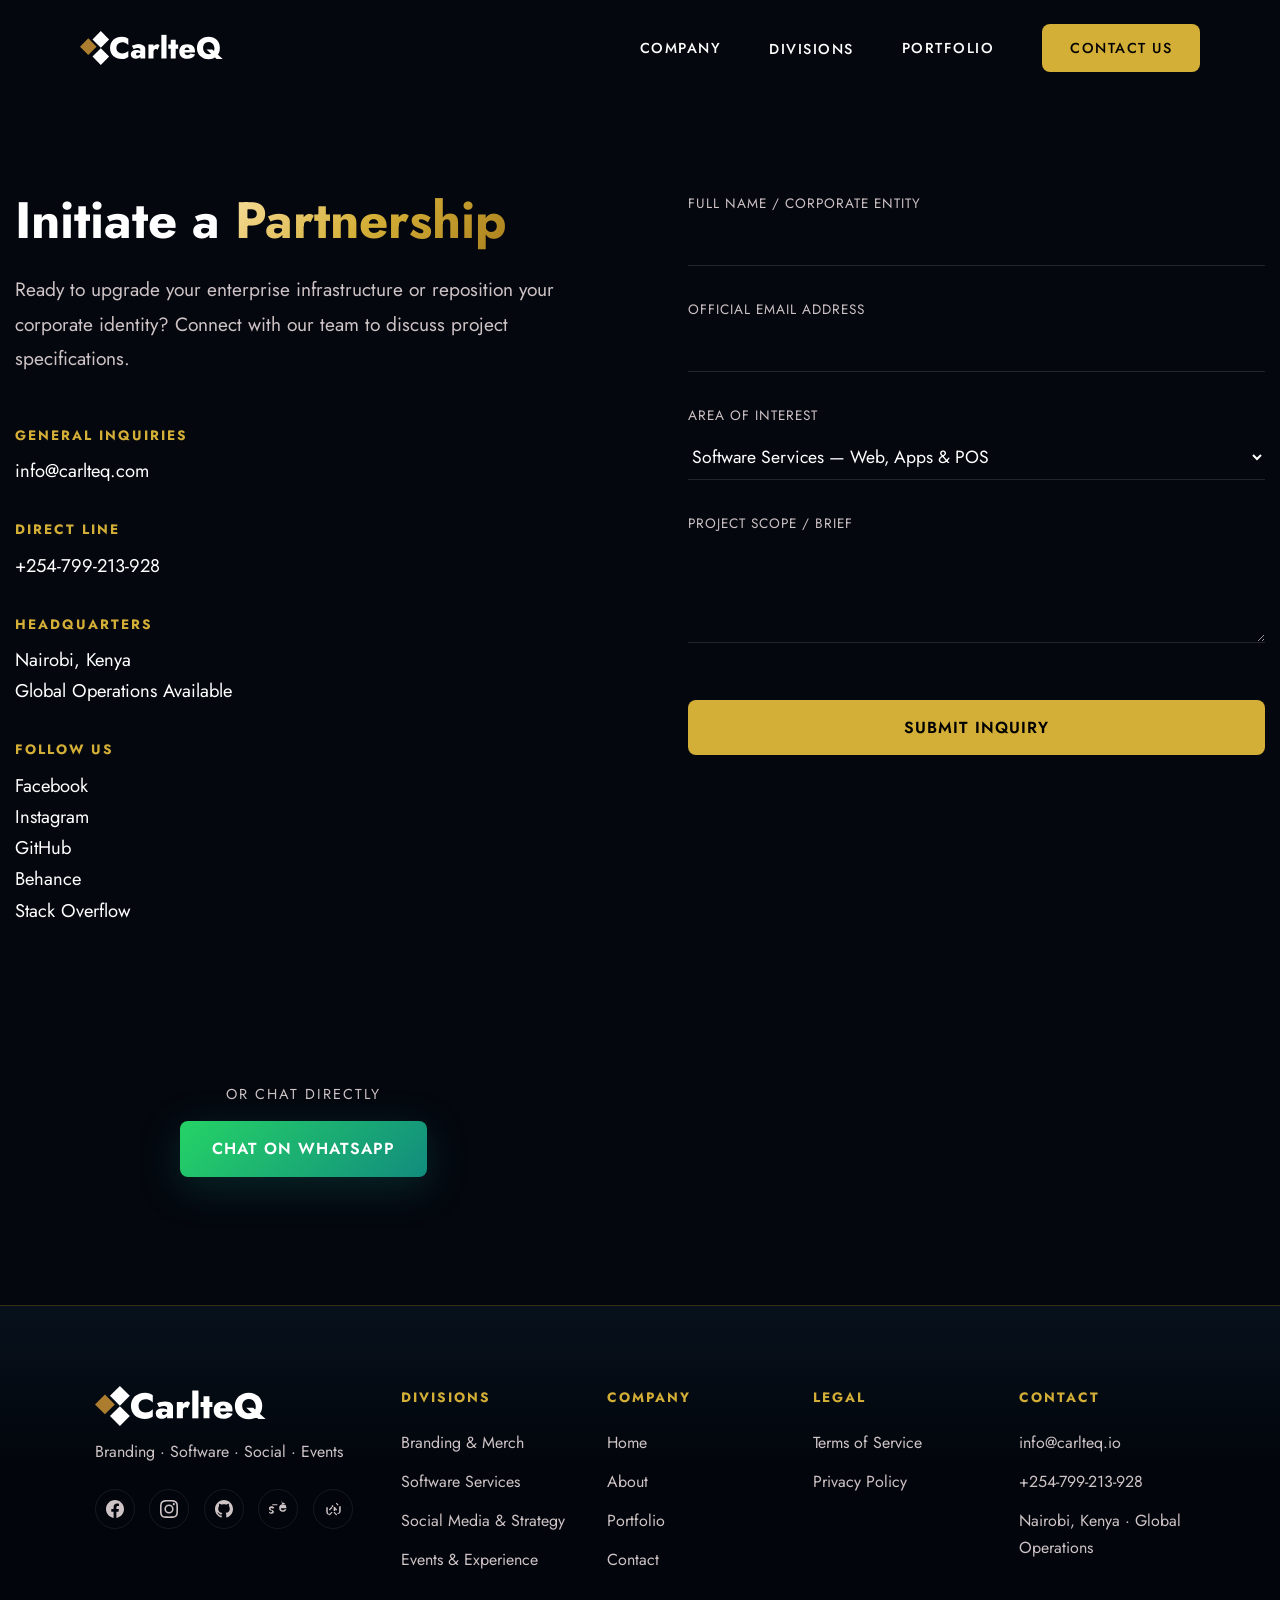
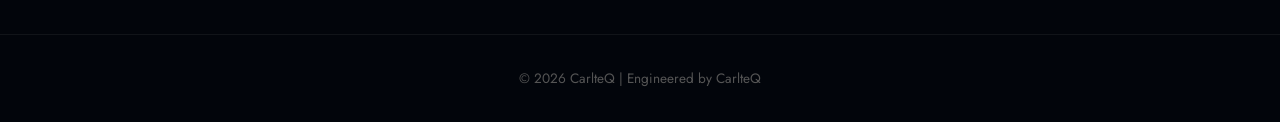
<file: contact.html>
<!DOCTYPE html>
<html lang="en">
<head>
    <meta charset="UTF-8">
    <meta name="viewport" content="width=device-width, initial-scale=1.0">
    <meta name="description" content="Contact CarlteQ to discuss enterprise technology, corporate branding, or digital strategy projects.">
    <title>Contact | CarlteQ</title>
    <link rel="icon" type="image/svg+xml" href="assets/carlteq-logo.svg">
    <link rel="canonical" href="https://carlteq.io/contact.html">
    <meta property="og:type" content="website">
    <meta property="og:site_name" content="CarlteQ">
    <meta property="og:title" content="Contact | CarlteQ">
    <meta property="og:description" content="Contact CarlteQ to discuss enterprise technology, corporate branding, or digital strategy projects.">
    <meta property="og:url" content="https://carlteq.io/contact.html">
    <meta property="og:image" content="https://carlteq.io/assets/og-image.png">
    <meta property="og:locale" content="en_KE">
    <meta name="twitter:card" content="summary_large_image">
    <meta name="twitter:title" content="Contact | CarlteQ">
    <meta name="twitter:description" content="Contact CarlteQ to discuss enterprise technology, corporate branding, or digital strategy projects.">
    <meta name="twitter:image" content="https://carlteq.io/assets/og-image.png">
    <link rel="preconnect" href="https://fonts.googleapis.com">
    <link rel="preconnect" href="https://fonts.gstatic.com" crossorigin>
    <link href="https://fonts.googleapis.com/css2?family=Jost:wght@300;400;500;600;700;800&family=JetBrains+Mono:wght@400&display=swap" rel="stylesheet">
    <link rel="stylesheet" href="css/style.css">
    <script type="application/ld+json">
    {
        "@context": "https://schema.org",
        "@type": "ContactPage",
        "mainEntity": {
            "@type": "Organization",
            "name": "CarlteQ",
            "url": "https://carlteq.io/",
            "email": "info@carlteq.com",
            "telephone": "+254799213928"
        }
    }
    </script>
</head>
<body>
    <a class="skip-link" href="#main">Skip to content</a>

    <!-- Navigation -->
    <nav id="navbar">
        <a href="index.html" class="logo"><img src="assets/carlteq-logo.svg" alt="CarlteQ"></a>
        <button class="nav-toggle" aria-label="Toggle menu" aria-expanded="false">
            <span></span><span></span><span></span>
        </button>
        <div class="nav-links">
            <a href="index.html">Company</a>
            <div class="dropdown">
                <button type="button" class="dropdown-toggle" aria-expanded="false" aria-controls="divisions-menu">Divisions</button>
                <div class="dropdown-content" id="divisions-menu">
                    <a href="branding.html">Branding & Merch</a>
                    <a href="web-systems.html">Software Services</a>
                    <a href="marketing.html">Social Media & Strategy</a>
                    <a href="events.html">Events & Experience</a>
                </div>
            </div>
            <a href="portfolio.html">Portfolio</a>
            <a href="contact.html" class="btn-primary" aria-current="page">Contact Us</a>
        </div>
    </nav>

    <main id="main">
    <!-- Contact Section -->
    <section class="contact-section container">
        <div class="contact-info">
            <h1>Initiate a <span class="gold-gradient">Partnership</span></h1>
            <p>Ready to upgrade your enterprise infrastructure or reposition your corporate identity? Connect with our team to discuss project specifications.</p>

            <div class="info-block">
                <h4>General Inquiries</h4>
                <p><a href="mailto:info@carlteq.com" style="color: var(--text-primary);">info@carlteq.com</a></p>
            </div>

            <div class="info-block">
                <h4>Direct Line</h4>
                <p><a href="tel:+254799213928" style="color: var(--text-primary);">+254-799-213-928</a></p>
            </div>

            <div class="info-block">
                <h4>Headquarters</h4>
                <p>Nairobi, Kenya<br>Global Operations Available</p>
            </div>

            <div class="info-block">
                <h4>Follow Us</h4>
                <p>
                    <a href="https://www.facebook.com/CarlteQ.main" target="_blank" rel="noopener" style="color: var(--text-primary);">Facebook</a><br>
                    <a href="https://www.instagram.com/_carlteq/" target="_blank" rel="noopener" style="color: var(--text-primary);">Instagram</a><br>
                    <a href="https://github.com/CarlteQ-git/" target="_blank" rel="noopener" style="color: var(--text-primary);">GitHub</a><br>
                    <a href="https://www.behance.net/designerokwach" target="_blank" rel="noopener" style="color: var(--text-primary);">Behance</a><br>
                    <a href="https://stackoverflow.com/users/30054240/caleb-okwach-carlteq" target="_blank" rel="noopener" style="color: var(--text-primary);">Stack Overflow</a>
                </p>
            </div>
        </div>

            <form id="contact-form" action="https://api.web3forms.com/submit" method="POST" novalidate>
                <input type="hidden" name="access_key" value="8ddf802d-ccbc-411b-b503-1dff64b510bf">
                <input type="hidden" name="subject" value="CarlteQ Website Inquiry">
                <input type="hidden" name="from_name" value="CarlteQ Website">
                <input type="checkbox" name="botcheck" class="hidden" style="display:none" tabindex="-1" autocomplete="off">
                <div class="form-group">
                    <label for="name">Full Name / Corporate Entity</label>
                    <input type="text" id="name" class="form-control" name="name" autocomplete="name" required>
                </div>
                <div class="form-group">
                    <label for="email">Official Email Address</label>
                    <input type="email" id="email" class="form-control" name="email" autocomplete="email" inputmode="email" required>
                </div>
                <div class="form-group">
                    <label for="interest">Area of Interest</label>
                    <select id="interest" class="form-control" name="interest" required>
                        <option value="Software Services — Web, Apps & POS">Software Services — Web, Apps & POS</option>
                        <option value="Branding & Merch">Branding & Merch</option>
                        <option value="Events & Experience">Events & Experience</option>
                        <option value="Social Media & Strategy">Social Media & Strategy</option>
                        <option value="Other Inquiry">Other Inquiry</option>
                    </select>
                </div>
                <div class="form-group">
                    <label for="message">Project Scope / Brief</label>
                    <textarea id="message" class="form-control" name="message" autocomplete="off" required></textarea>
                </div>
                <button type="submit" class="btn-submit">Submit Inquiry</button>
                <p id="form-status" class="form-status" aria-live="polite"></p>
            </form>
            <div class="contact-whatsapp">
                <p class="whatsapp-label">Or chat directly</p>
                <a class="btn-whatsapp" href="https://wa.me/254799213928?text=Hi%20CarlteQ%2C%20I'd%20like%20to%20discuss%20a%20project%20with%20you." target="_blank" rel="noopener noreferrer">Chat on WhatsApp</a>
            </div>
    </section>

    </main>

    <!-- Footer -->
    <footer id="site-footer" data-shared-footer></footer>

    <script src="js/main.js"></script>
</body>
</html>
</file>
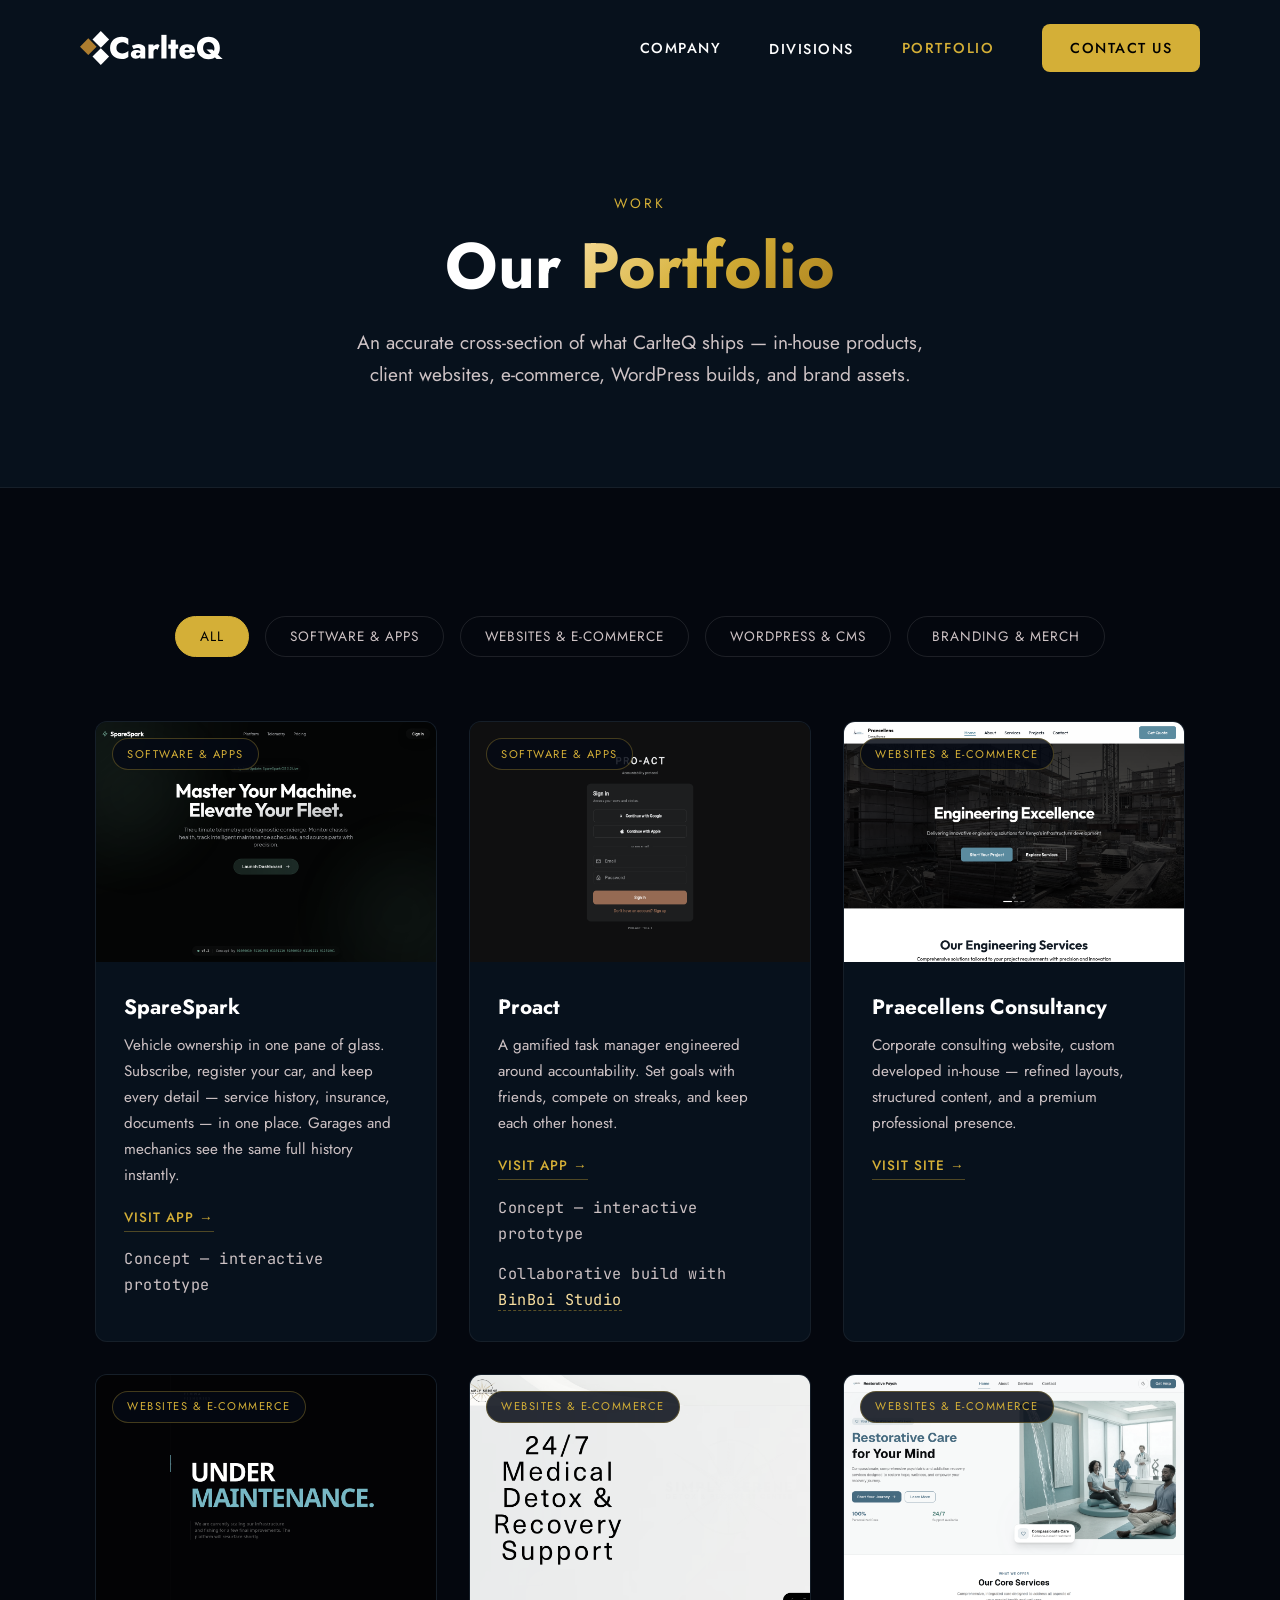
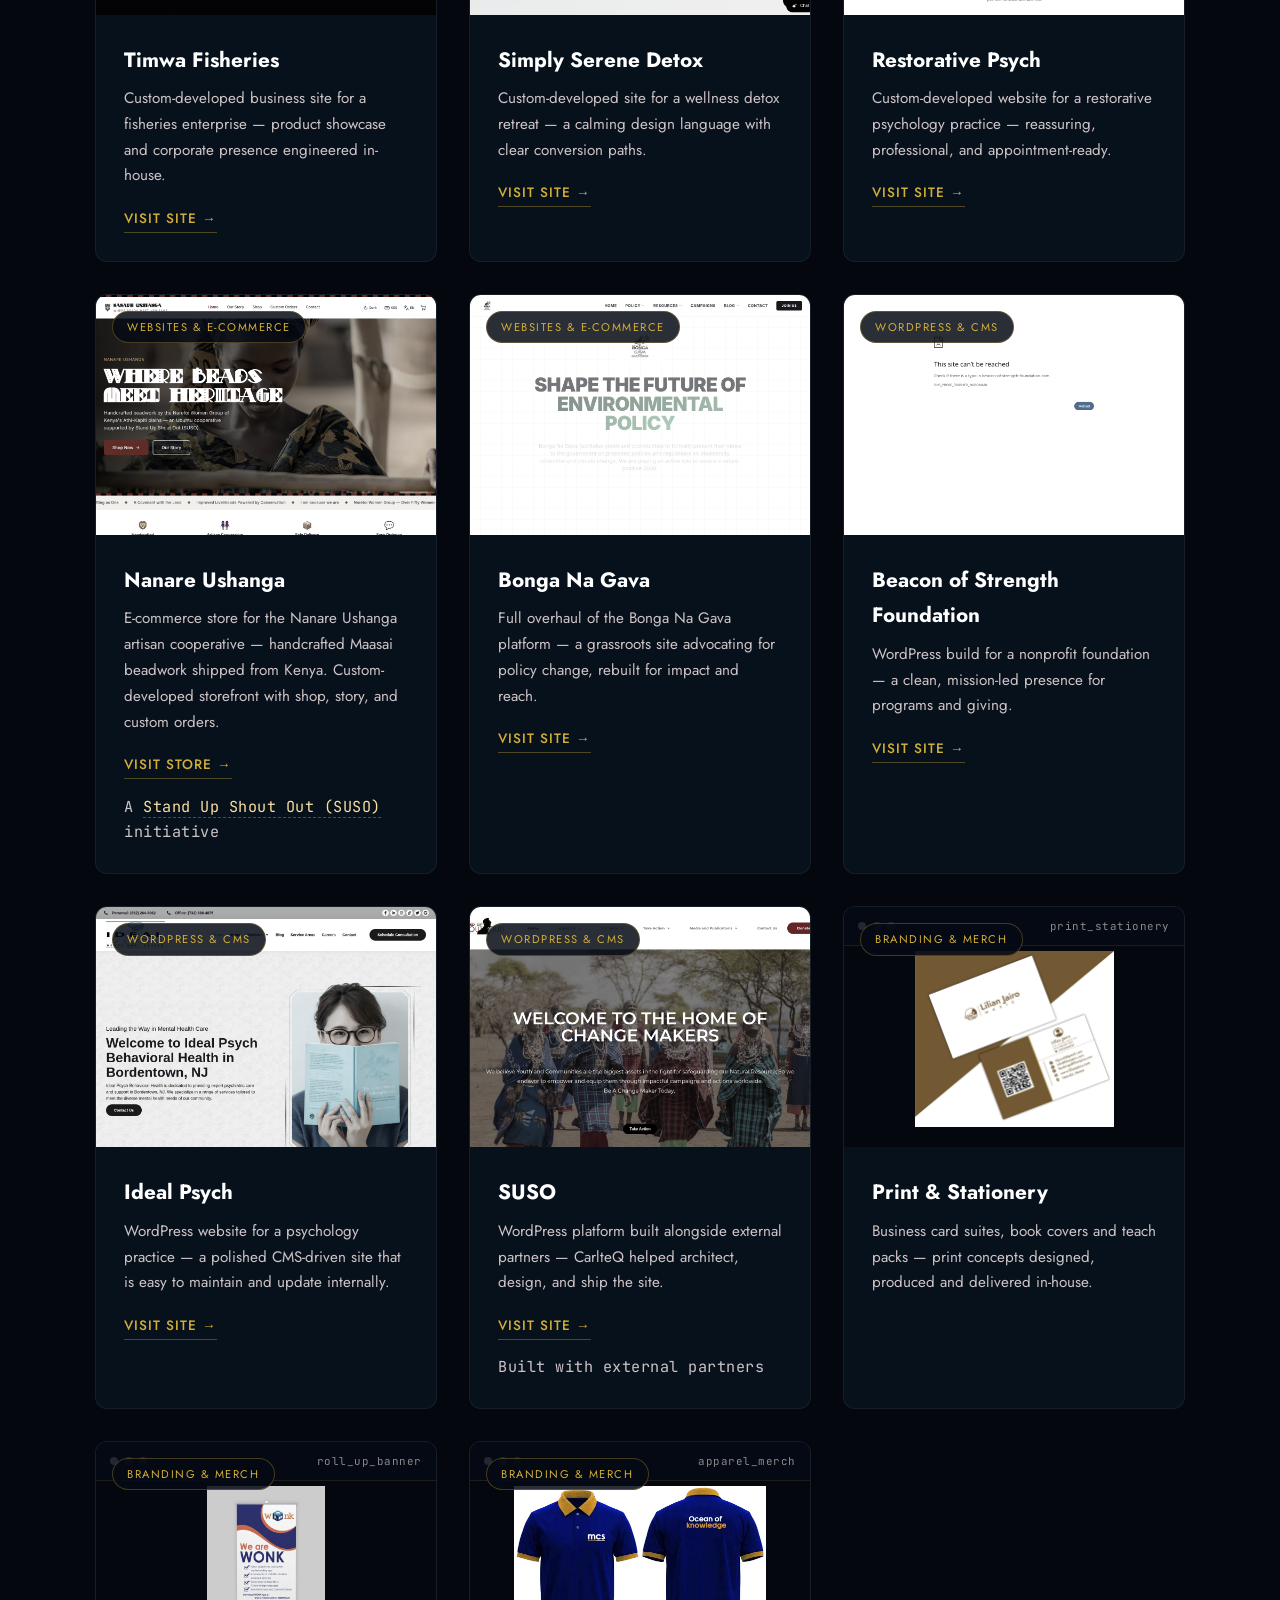
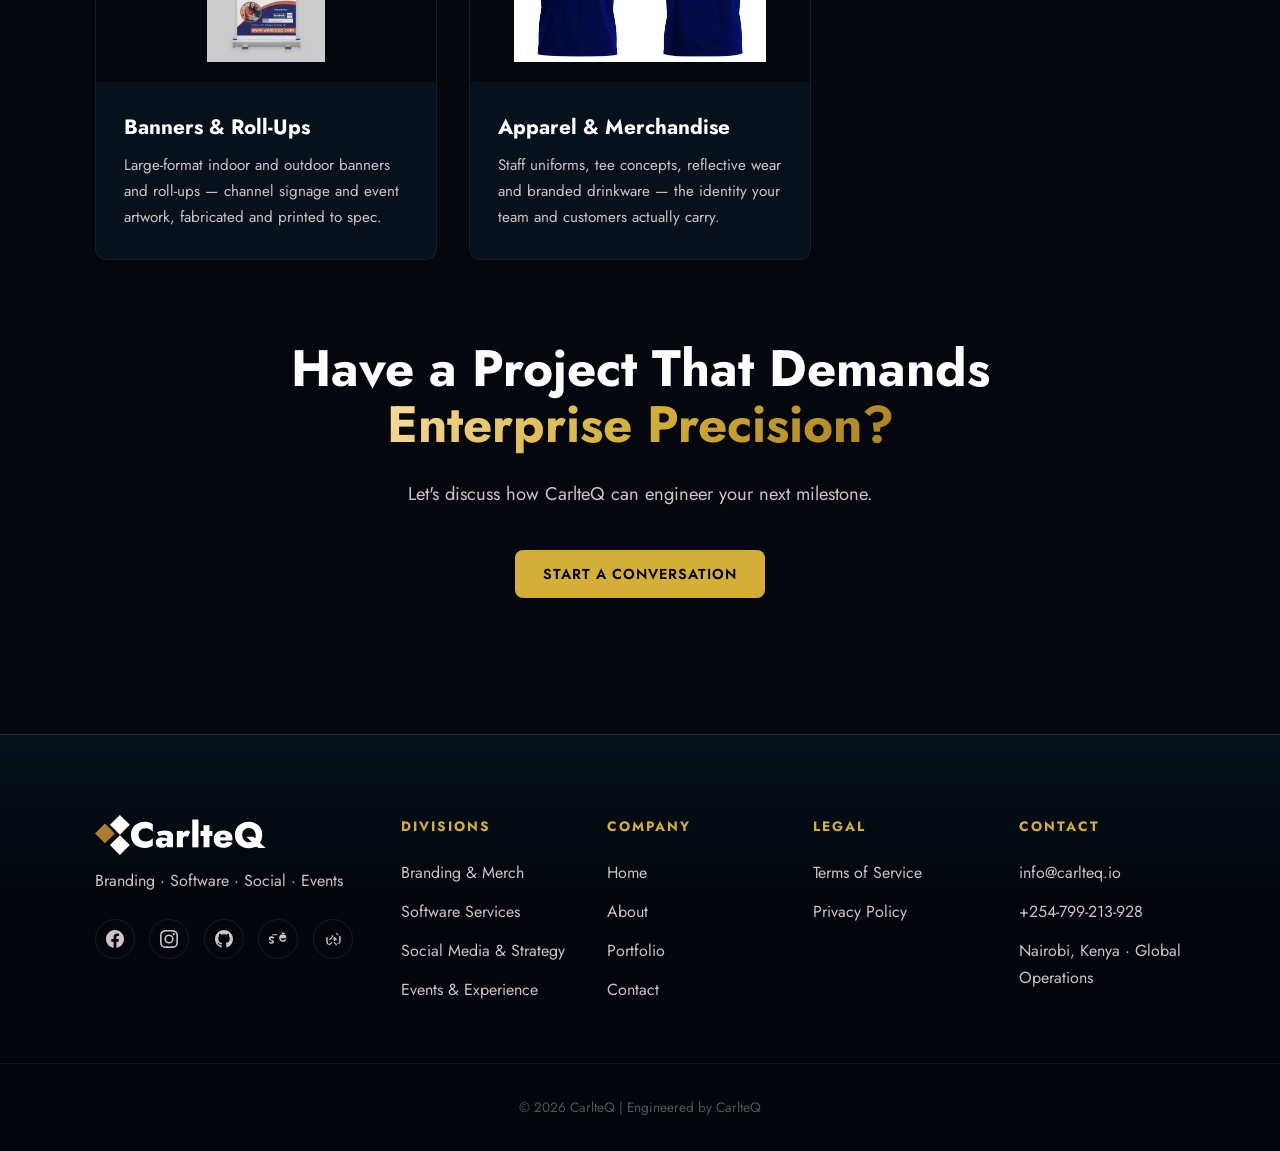
<file: portfolio.html>
<!DOCTYPE html>
<html lang="en">
<head>
    <meta charset="UTF-8">
    <meta name="viewport" content="width=device-width, initial-scale=1.0">
    <meta name="description" content="CarlteQ portfolio: SpareSpark and Proact apps, custom-developed client websites, e-commerce, WordPress builds, and brand & merch assets.">
    <title>Portfolio | CarlteQ</title>
    <link rel="icon" type="image/svg+xml" href="assets/carlteq-logo.svg">
    <link rel="canonical" href="https://carlteq.io/portfolio.html">
    <meta property="og:type" content="website">
    <meta property="og:site_name" content="CarlteQ">
    <meta property="og:title" content="Portfolio | CarlteQ">
    <meta property="og:description" content="CarlteQ portfolio: SpareSpark and Proact apps, custom-developed client websites, e-commerce, WordPress builds, and brand & merch assets.">
    <meta property="og:url" content="https://carlteq.io/portfolio.html">
    <meta property="og:image" content="https://carlteq.io/assets/og-image.png">
    <meta property="og:locale" content="en_KE">
    <meta name="twitter:card" content="summary_large_image">
    <meta name="twitter:title" content="Portfolio | CarlteQ">
    <meta name="twitter:description" content="CarlteQ portfolio: SpareSpark and Proact apps, custom-developed client websites, e-commerce, WordPress builds, and brand & merch assets.">
    <meta name="twitter:image" content="https://carlteq.io/assets/og-image.png">
    <link rel="preconnect" href="https://fonts.googleapis.com">
    <link rel="preconnect" href="https://fonts.gstatic.com" crossorigin>
    <link href="https://fonts.googleapis.com/css2?family=Jost:wght@300;400;500;600;700;800&family=JetBrains+Mono:wght@400&display=swap" rel="stylesheet">
    <link rel="stylesheet" href="css/style.css">
    <script type="application/ld+json">
    {
        "@context": "https://schema.org",
        "@type": "CollectionPage",
        "name": "CarlteQ Portfolio",
        "url": "https://carlteq.io/portfolio.html",
        "about": {
            "@type": "Organization",
            "name": "CarlteQ"
        }
    }
    </script>
</head>
<body>
    <a class="skip-link" href="#main">Skip to content</a>

    <!-- Navigation -->
    <nav id="navbar">
        <a href="index.html" class="logo"><img src="assets/carlteq-logo.svg" alt="CarlteQ"></a>
        <button class="nav-toggle" aria-label="Toggle menu" aria-expanded="false">
            <span></span><span></span><span></span>
        </button>
        <div class="nav-links">
            <a href="index.html">Company</a>
            <div class="dropdown">
                <button type="button" class="dropdown-toggle" aria-expanded="false" aria-controls="divisions-menu">Divisions</button>
                <div class="dropdown-content" id="divisions-menu">
                    <a href="branding.html">Branding & Merch</a>
                    <a href="web-systems.html">Software Services</a>
                    <a href="marketing.html">Social Media & Strategy</a>
                    <a href="events.html">Events & Experience</a>
                </div>
            </div>
            <a href="portfolio.html" class="active" aria-current="page">Portfolio</a>
            <a href="contact.html" class="btn-primary">Contact Us</a>
        </div>
    </nav>

    <main id="main">
    <!-- Page Header -->
    <header class="page-header">
        <div class="container">
            <p class="eyebrow">Work</p>
            <h1>Our <span class="gold-gradient">Portfolio</span></h1>
            <p class="lead">An accurate cross-section of what CarlteQ ships — in-house products, client websites, e-commerce, WordPress builds, and brand assets.</p>
        </div>
    </header>

    <section class="section-padding">
        <div class="container">
            <!-- Filter Bar -->
            <div class="filter-bar reveal">
                <button class="filter-btn active" data-filter="all">All</button>
                <button class="filter-btn" data-filter="software">Software & Apps</button>
                <button class="filter-btn" data-filter="websites">Websites & E-Commerce</button>
                <button class="filter-btn" data-filter="cms">WordPress & CMS</button>
                <button class="filter-btn" data-filter="branding">Branding & Merch</button>
            </div>

            <!-- Portfolio Grid -->
            <div class="portfolio-grid">

                <!-- Screenshots captured with headless Chrome; stored locally in assets/portfolio/. Retake when sites change. -->

                <article class="project-card reveal" data-category="software">
                    <div class="project-img">
                        <div class="project-thumb shot">
                            <div class="thumb-chrome"><span></span><span></span><span></span><span class="thumb-url">sparespark.carlteq.io</span></div>
                            <img src="assets/portfolio/sparespark.png" alt="SpareSpark" loading="lazy" decoding="async">
                        </div>
                        <span class="project-tag">Software & Apps</span>
                    </div>
                    <div class="project-info">
                        <h3>SpareSpark</h3>
                        <p>Vehicle ownership in one pane of glass. Subscribe, register your car, and keep every detail — service history, insurance, documents — in one place. Garages and mechanics see the same full history instantly.</p>
                        <a class="project-link" href="https://sparespark.carlteq.io" target="_blank" rel="noopener">Visit App &rarr;</a>
                        <p class="project-credit">Concept — interactive prototype</p>
                    </div>
                </article>

                <article class="project-card reveal" data-category="software" style="transition-delay: 0.1s;">
                    <div class="project-img">
                        <div class="project-thumb shot">
                            <div class="thumb-chrome"><span></span><span></span><span></span><span class="thumb-url">proact.dev.binboi.biz</span></div>
                            <img src="assets/portfolio/proact.png" alt="Proact" loading="lazy" decoding="async">
                        </div>
                        <span class="project-tag">Software & Apps</span>
                    </div>
                    <div class="project-info">
                        <h3>Proact</h3>
                        <p>A gamified task manager engineered around accountability. Set goals with friends, compete on streaks, and keep each other honest.</p>
                        <a class="project-link" href="https://proact.dev.binboi.biz" target="_blank" rel="noopener">Visit App &rarr;</a>
                        <p class="project-credit">Concept — interactive prototype</p>
                        <p class="project-credit">Collaborative build with <a href="https://binboi.biz" target="_blank" rel="noopener">BinBoi Studio</a></p>
                    </div>
                </article>

                <article class="project-card reveal" data-category="websites">
                    <div class="project-img">
                        <div class="project-thumb shot">
                            <div class="thumb-chrome"><span></span><span></span><span></span><span class="thumb-url">praecellensconsultancy.com</span></div>
                            <img src="assets/portfolio/praecellens.png" alt="Praecellens Consultancy" loading="lazy" decoding="async">
                        </div>
                        <span class="project-tag">Websites & E-Commerce</span>
                    </div>
                    <div class="project-info">
                        <h3>Praecellens Consultancy</h3>
                        <p>Corporate consulting website, custom developed in-house — refined layouts, structured content, and a premium professional presence.</p>
                        <a class="project-link" href="https://praecellensconsultancy.com" target="_blank" rel="noopener">Visit Site &rarr;</a>
                    </div>
                </article>

                <article class="project-card reveal" data-category="websites" style="transition-delay: 0.1s;">
                    <div class="project-img">
                        <div class="project-thumb shot">
                            <div class="thumb-chrome"><span></span><span></span><span></span><span class="thumb-url">timwafisheries.com</span></div>
                            <img src="assets/portfolio/timwa-fisheries.png" alt="Timwa Fisheries" loading="lazy" decoding="async">
                        </div>
                        <span class="project-tag">Websites & E-Commerce</span>
                    </div>
                    <div class="project-info">
                        <h3>Timwa Fisheries</h3>
                        <p>Custom-developed business site for a fisheries enterprise — product showcase and corporate presence engineered in-house.</p>
                        <a class="project-link" href="https://timwafisheries.com" target="_blank" rel="noopener">Visit Site &rarr;</a>
                    </div>
                </article>

                <article class="project-card reveal" data-category="websites" style="transition-delay: 0.2s;">
                    <div class="project-img">
                        <div class="project-thumb shot">
                            <div class="thumb-chrome"><span></span><span></span><span></span><span class="thumb-url">simplyserene-detox.com</span></div>
                            <img src="assets/portfolio/simply-serene.png" alt="Simply Serene Detox" loading="lazy" decoding="async">
                        </div>
                        <span class="project-tag">Websites & E-Commerce</span>
                    </div>
                    <div class="project-info">
                        <h3>Simply Serene Detox</h3>
                        <p>Custom-developed site for a wellness detox retreat — a calming design language with clear conversion paths.</p>
                        <a class="project-link" href="https://simplyserene-detox.com" target="_blank" rel="noopener">Visit Site &rarr;</a>
                    </div>
                </article>

                <article class="project-card reveal" data-category="websites">
                    <div class="project-img">
                        <div class="project-thumb shot">
                            <div class="thumb-chrome"><span></span><span></span><span></span><span class="thumb-url">restorative-psych.com</span></div>
                            <img src="assets/portfolio/restorative-psych.png" alt="Restorative Psych" loading="lazy" decoding="async">
                        </div>
                        <span class="project-tag">Websites & E-Commerce</span>
                    </div>
                    <div class="project-info">
                        <h3>Restorative Psych</h3>
                        <p>Custom-developed website for a restorative psychology practice — reassuring, professional, and appointment-ready.</p>
                        <a class="project-link" href="https://restorative-psych.com" target="_blank" rel="noopener">Visit Site &rarr;</a>
                    </div>
                </article>

                <article class="project-card reveal" data-category="websites" style="transition-delay: 0.1s;">
                    <div class="project-img">
                        <div class="project-thumb shot">
                            <div class="thumb-chrome"><span></span><span></span><span></span><span class="thumb-url">nu.standupshoutout.com</span></div>
                            <img src="assets/portfolio/nanare-ushanga.png" alt="Nanare Ushanga" loading="lazy" decoding="async">
                        </div>
                        <span class="project-tag">Websites & E-Commerce</span>
                    </div>
                    <div class="project-info">
                        <h3>Nanare Ushanga</h3>
                        <p>E-commerce store for the Nanare Ushanga artisan cooperative — handcrafted Maasai beadwork shipped from Kenya. Custom-developed storefront with shop, story, and custom orders.</p>
                        <a class="project-link" href="https://nu.standupshoutout.com" target="_blank" rel="noopener">Visit Store &rarr;</a>
                        <p class="project-credit">A <a href="https://suso.world" target="_blank" rel="noopener">Stand Up Shout Out (SUSO)</a> initiative</p>
                    </div>
                </article>

                <article class="project-card reveal" data-category="websites" style="transition-delay: 0.2s;">
                    <div class="project-img">
                        <div class="project-thumb shot">
                            <div class="thumb-chrome"><span></span><span></span><span></span><span class="thumb-url">dev.bonganagava.com</span></div>
                            <img src="assets/portfolio/bonga-na-gava.png" alt="Bonga Na Gava" loading="lazy" decoding="async">
                        </div>
                        <span class="project-tag">Websites & E-Commerce</span>
                    </div>
                    <div class="project-info">
                        <h3>Bonga Na Gava</h3>
                        <p>Full overhaul of the Bonga Na Gava platform — a grassroots site advocating for policy change, rebuilt for impact and reach.</p>
                        <a class="project-link" href="https://dev.bonganagava.com" target="_blank" rel="noopener">Visit Site &rarr;</a>
                    </div>
                </article>

                <article class="project-card reveal" data-category="cms">
                    <div class="project-img">
                        <div class="project-thumb shot">
                            <div class="thumb-chrome"><span></span><span></span><span></span><span class="thumb-url">beacon-of-strength-foundation.com</span></div>
                            <img src="assets/portfolio/beacon-of-strength.png" alt="Beacon of Strength Foundation" loading="lazy" decoding="async">
                        </div>
                        <span class="project-tag">WordPress & CMS</span>
                    </div>
                    <div class="project-info">
                        <h3>Beacon of Strength Foundation</h3>
                        <p>WordPress build for a nonprofit foundation — a clean, mission-led presence for programs and giving.</p>
                        <a class="project-link" href="https://beacon-of-strength-foundation.com" target="_blank" rel="noopener">Visit Site &rarr;</a>
                    </div>
                </article>

                <article class="project-card reveal" data-category="cms" style="transition-delay: 0.1s;">
                    <div class="project-img">
                        <div class="project-thumb shot">
                            <div class="thumb-chrome"><span></span><span></span><span></span><span class="thumb-url">idealpsych.com</span></div>
                            <img src="assets/portfolio/idealpsych.png" alt="Ideal Psych" loading="lazy" decoding="async">
                        </div>
                        <span class="project-tag">WordPress & CMS</span>
                    </div>
                    <div class="project-info">
                        <h3>Ideal Psych</h3>
                        <p>WordPress website for a psychology practice — a polished CMS-driven site that is easy to maintain and update internally.</p>
                        <a class="project-link" href="https://idealpsych.com" target="_blank" rel="noopener">Visit Site &rarr;</a>
                    </div>
                </article>

                <article class="project-card reveal" data-category="cms" style="transition-delay: 0.2s;">
                    <div class="project-img">
                        <div class="project-thumb shot">
                            <div class="thumb-chrome"><span></span><span></span><span></span><span class="thumb-url">suso.world</span></div>
                            <img src="assets/portfolio/suso.png" alt="SUSO" loading="lazy" decoding="async">
                        </div>
                        <span class="project-tag">WordPress & CMS</span>
                    </div>
                    <div class="project-info">
                        <h3>SUSO</h3>
                        <p>WordPress platform built alongside external partners — CarlteQ helped architect, design, and ship the site.</p>
                        <a class="project-link" href="https://suso.world" target="_blank" rel="noopener">Visit Site &rarr;</a>
                        <p class="project-credit">Built with external partners</p>
                    </div>
                </article>

                <article class="project-card reveal" data-category="branding">
                    <div class="project-img">
                        <div class="project-thumb shot brand">
                            <div class="thumb-chrome"><span></span><span></span><span></span><span class="thumb-url">print_stationery</span></div>
                            <img src="assets/branding/Business%20Card%201.jpg" alt="CarlteQ business card set" loading="lazy" decoding="async">
                        </div>
                        <span class="project-tag">Branding &amp; Merch</span>
                    </div>
                    <div class="project-info">
                        <h3>Print &amp; Stationery</h3>
                        <p>Business card suites, book covers and teach packs — print concepts designed, produced and delivered in-house.</p>
                    </div>
                </article>

                <article class="project-card reveal" data-category="branding" style="transition-delay: 0.1s;">
                    <div class="project-img">
                        <div class="project-thumb shot brand">
                            <div class="thumb-chrome"><span></span><span></span><span></span><span class="thumb-url">roll_up_banner</span></div>
                            <img src="assets/branding/Roll%20Up%20Banner.jpg" alt="CarlteQ roll-up banner" loading="lazy" decoding="async">
                        </div>
                        <span class="project-tag">Branding &amp; Merch</span>
                    </div>
                    <div class="project-info">
                        <h3>Banners &amp; Roll-Ups</h3>
                        <p>Large-format indoor and outdoor banners and roll-ups — channel signage and event artwork, fabricated and printed to spec.</p>
                    </div>
                </article>

                <article class="project-card reveal" data-category="branding" style="transition-delay: 0.2s;">
                    <div class="project-img">
                        <div class="project-thumb shot brand">
                            <div class="thumb-chrome"><span></span><span></span><span></span><span class="thumb-url">apparel_merch</span></div>
                            <img src="assets/branding/Staff%20Pollo%20Tee.jpg" alt="CarlteQ staff polo tee" loading="lazy" decoding="async">
                        </div>
                        <span class="project-tag">Branding &amp; Merch</span>
                    </div>
                    <div class="project-info">
                        <h3>Apparel &amp; Merchandise</h3>
                        <p>Staff uniforms, tee concepts, reflective wear and branded drinkware — the identity your team and customers actually carry.</p>
                    </div>
                </article>
            </div>

            <!-- CTA -->
            <div class="portfolio-cta reveal">
                <h2 class="section-title">Have a Project That Demands <br><span class="gold-gradient">Enterprise Precision?</span></h2>
                <p class="section-subtitle" style="margin: 0 auto 2.5rem;">Let's discuss how CarlteQ can engineer your next milestone.</p>
                <a href="contact.html" class="btn-primary" style="display: inline-block;">Start a Conversation</a>
            </div>
        </div>
    </section>

    </main>

    <!-- Footer -->
    <footer id="site-footer" data-shared-footer></footer>

    <script defer src="js/main.js"></script>
</body>
</html>
</file>
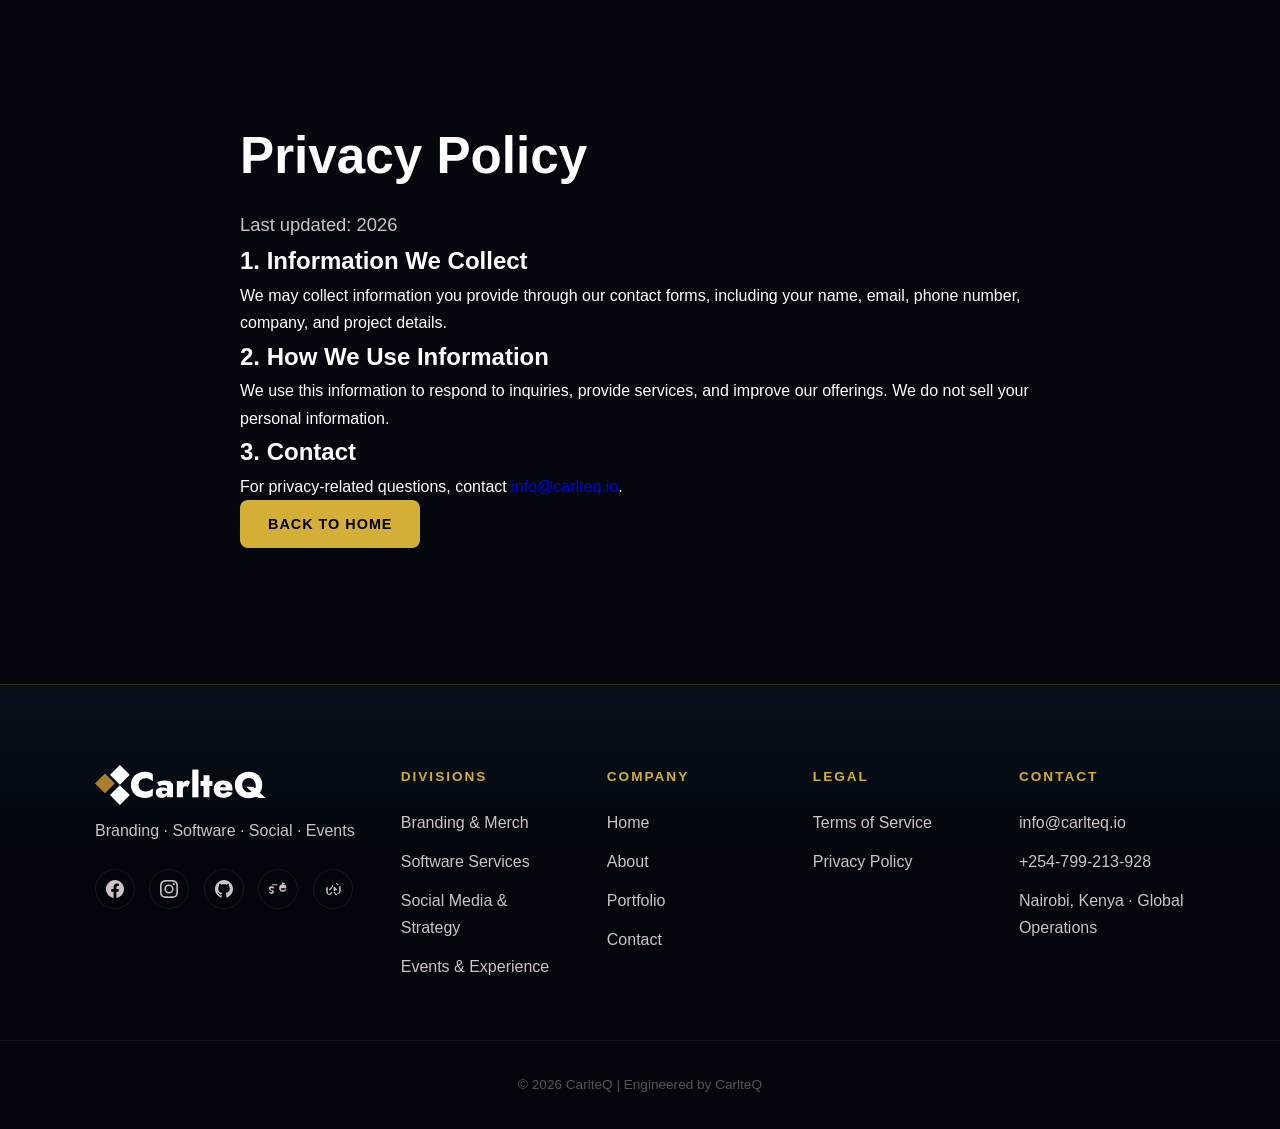
<file: privacy.html>
<!DOCTYPE html>
<html lang="en">
<head>
    <meta charset="UTF-8">
    <meta name="viewport" content="width=device-width, initial-scale=1.0">
    <title>Privacy Policy | CarlteQ</title>
    <meta name="description" content="Privacy Policy for CarlteQ.">
    <link rel="canonical" href="https://carlteq.io/privacy.html">
    <link rel="stylesheet" href="css/style.css">
</head>
<body>
    <main class="section-padding container" style="max-width:800px;margin:0 auto;padding-top:8rem;">
        <h1 class="section-title">Privacy Policy</h1>
        <p class="section-subtitle">Last updated: 2026</p>
        <h2>1. Information We Collect</h2>
        <p>We may collect information you provide through our contact forms, including your name, email, phone number, company, and project details.</p>
        <h2>2. How We Use Information</h2>
        <p>We use this information to respond to inquiries, provide services, and improve our offerings. We do not sell your personal information.</p>
        <h2>3. Contact</h2>
        <p>For privacy-related questions, contact <a href="mailto:info@carlteq.io">info@carlteq.io</a>.</p>
        <p><a href="index.html" class="btn-primary">Back to Home</a></p>
    </main>
    <footer id="site-footer" data-shared-footer></footer>
    <script src="js/main.js"></script>
</body>
</html>
</file>
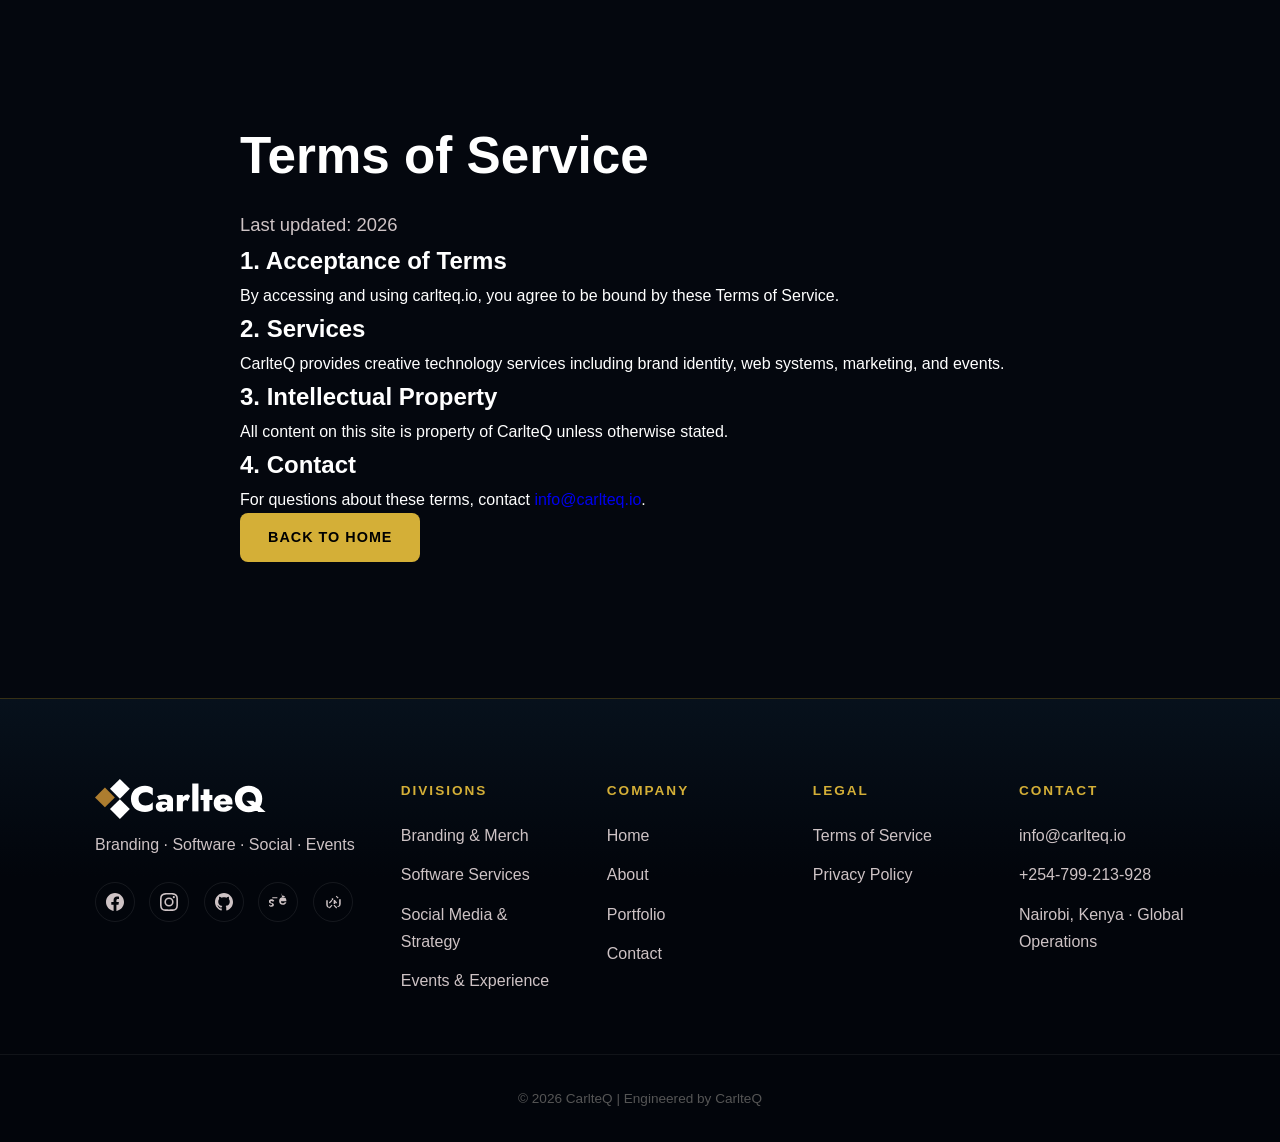
<file: terms.html>
<!DOCTYPE html>
<html lang="en">
<head>
    <meta charset="UTF-8">
    <meta name="viewport" content="width=device-width, initial-scale=1.0">
    <title>Terms of Service | CarlteQ</title>
    <meta name="description" content="Terms of Service for CarlteQ.">
    <link rel="canonical" href="https://carlteq.io/terms.html">
    <link rel="stylesheet" href="css/style.css">
</head>
<body>
    <main class="section-padding container" style="max-width:800px;margin:0 auto;padding-top:8rem;">
        <h1 class="section-title">Terms of Service</h1>
        <p class="section-subtitle">Last updated: 2026</p>
        <h2>1. Acceptance of Terms</h2>
        <p>By accessing and using carlteq.io, you agree to be bound by these Terms of Service.</p>
        <h2>2. Services</h2>
        <p>CarlteQ provides creative technology services including brand identity, web systems, marketing, and events.</p>
        <h2>3. Intellectual Property</h2>
        <p>All content on this site is property of CarlteQ unless otherwise stated.</p>
        <h2>4. Contact</h2>
        <p>For questions about these terms, contact <a href="mailto:info@carlteq.io">info@carlteq.io</a>.</p>
        <p><a href="index.html" class="btn-primary">Back to Home</a></p>
    </main>
    <footer id="site-footer" data-shared-footer></footer>
    <script src="js/main.js"></script>
</body>
</html>
</file>
<file: css/style.css>
/* ============================================================
   CarlteQ — Global Stylesheet v2
   Dark premium design system with gold accents
   ============================================================ */

/* ---------- Design Tokens ---------- */
:root {
    --bg-void: #04070e;
    --bg-surface: #07111c;
    --bg-elevated: #0c1a2b;
    --bg-card: rgba(9, 19, 32, 0.6);
    --gold-light: #f9df9f;
    --gold-main: #d4af37;
    --gold-dark: #aa7f1d;
    --gold-border: rgba(212, 175, 55, 0.3);
    --text-primary: #ffffff;
    --text-secondary: #cec3c5;
    --text-faint: #555555;
    --text-muted: #8a8a8a;
    --font-main: 'Jost', sans-serif;
    --font-mono: 'JetBrains Mono', monospace;
    --transition-smooth: all 0.6s cubic-bezier(0.16, 1, 0.3, 1);
    --transition-fast: all 0.3s cubic-bezier(0.16, 1, 0.3, 1);
    --border-soft: 1px solid rgba(255, 255, 255, 0.06);
    --border-gold: 1px solid rgba(212, 175, 55, 0.25);
    --ease-out-expo: cubic-bezier(0.16, 1, 0.3, 1);
    --radius-sm: 8px;
    --radius-md: 12px;
    --radius-lg: 16px;
    --radius-xl: 24px;
}

/* ---------- Reset ---------- */
*, *::before, *::after { margin: 0; padding: 0; box-sizing: border-box; }
html { overflow-x: hidden; }
body {
    background-color: var(--bg-void);
    color: var(--text-primary);
    font-family: var(--font-main);
    overflow-x: clip;
    line-height: 1.7;
}
img { max-width: 100%; height: auto; display: block; }
a { text-decoration: none; }
button { cursor: pointer; }
::selection { background: var(--gold-main); color: #000; }

/* ---------- Entrance Overlay ---------- */
#entrance {
    position: fixed; inset: 0; z-index: 10000;
    background: var(--bg-void);
    display: flex; align-items: center; justify-content: center;
}
#entrance.done { pointer-events: none; }
.entrance-inner { text-align: center; }
.entrance-logo {
    height: 3rem; width: auto; margin: 0 auto;
    opacity: 0;
}

/* ---------- Utilities ---------- */
.container { max-width: 1250px; margin: 0 auto; padding: 0 5rem; }
.section-padding { padding: 8rem 0; position: relative; }
.gold-gradient {
    background: linear-gradient(135deg, var(--gold-light) 0%, var(--gold-main) 50%, var(--gold-dark) 100%);
    -webkit-background-clip: text;
    -webkit-text-fill-color: transparent;
    background-clip: text;
}
.section-title { font-size: clamp(2.5rem, 4vw, 4rem); line-height: 1.1; margin-bottom: 1.5rem; font-weight: 700; }
.section-subtitle { color: var(--text-secondary); font-size: 1.15rem; max-width: 640px; line-height: 1.8; }
.center { text-align: center; }
.center .section-subtitle { margin: 0 auto; }

/* ---------- Reveal animation (legacy pages) ---------- */
.reveal { opacity: 0; transform: translateY(40px); transition: all 0.8s cubic-bezier(0.16, 1, 0.3, 1); }
.reveal.active { opacity: 1; transform: translateY(0); }

/* Animated light-gold grid (stronger, slowly drifting) */
.grid-bg {
    position: absolute; inset: 0; pointer-events: none;
    background-image:
        linear-gradient(rgba(212, 175, 55, 0.065) 1px, transparent 1px),
        linear-gradient(90deg, rgba(212, 175, 55, 0.065) 1px, transparent 1px),
        radial-gradient(1200px 600px at 50% 20%, rgba(212, 175, 55, 0.08), transparent 70%);
    background-size: 80px 80px, 80px 80px, 100% 100%;
    mask-image: radial-gradient(ellipse at center, black 25%, transparent 75%);
    -webkit-mask-image: radial-gradient(ellipse at center, black 25%, transparent 75%);
}
.grid-animated {
    animation: gridDrift 24s linear infinite;
}
@keyframes gridDrift {
    0% { background-position: 0 0, 0 0, 0 0; }
    100% { background-position: -80px -80px, -80px -80px, 0 0; }
}

/* ---------- Navigation ---------- */
nav {
    position: fixed; top: 0; width: 100%;
    padding: 1.5rem 5rem;
    display: flex; justify-content: space-between; align-items: center;
    z-index: 100;
    transition: background-color 0.3s ease, padding 0.3s ease, box-shadow 0.3s ease, border-color 0.3s ease;
}
.nav-scrolled {
    padding: 1rem 4rem;
    background: rgba(4, 7, 14, 0.92);
    border-bottom: var(--border-soft);
}
@supports (backdrop-filter: blur(1px)) {
    .nav-scrolled {
        backdrop-filter: blur(20px);
        -webkit-backdrop-filter: blur(20px);
    }
}
.logo { display: flex; align-items: center; }
.logo img { display: block; height: 2.1rem; width: auto; }
.nav-links { display: flex; gap: 3rem; align-items: center; }
.nav-links a {
    color: var(--text-primary);
    font-size: 0.9rem; font-weight: 500;
    text-transform: uppercase; letter-spacing: 1.5px;
    position: relative; transition: color 0.3s;
}
.nav-links > a:not(.btn-primary)::after,
.dropdown > .dropdown-toggle::after {
    content: ''; position: absolute;
    bottom: -5px; left: 50%; transform: translateX(-50%);
    width: 0%; height: 2px;
    background: var(--gold-main);
    transition: width 0.3s var(--ease-out-expo);
}
.nav-links > a:not(.btn-primary):hover::after,
.dropdown:hover > .dropdown-toggle::after { width: 100%; }
.nav-links a:hover { color: var(--gold-main); }
.nav-links .active { color: var(--gold-main); }

/* Dropdown */
.dropdown { position: relative; }
.dropdown > .dropdown-toggle { cursor: pointer; }
.dropdown-content {
    display: none; position: absolute; top: calc(100% + 10px); left: 50%; transform: translateX(-50%);
    background: var(--bg-elevated); min-width: 260px;
    border: var(--border-soft); border-radius: var(--radius-md); overflow: hidden;
    box-shadow: 0 20px 60px rgba(0, 0, 0, 0.6);
    padding: 0.5rem 0;
}
.dropdown:hover .dropdown-content,
.dropdown:focus-within .dropdown-content { display: block; }
.dropdown-content a {
    display: block; padding: 1rem 1.5rem;
    border-bottom: var(--border-soft);
    transition: var(--transition-fast);
}
.dropdown-content a:last-child { border-bottom: none; }
.dropdown-content a:hover { background: rgba(212, 175, 55, 0.08); color: var(--gold-main); }
.dropdown-content a.active { color: var(--gold-main); border-left: 3px solid var(--gold-main); background: rgba(212, 175, 55, 0.06); }

/* Primary button */
.btn-primary {
    background: var(--gold-main); color: #000;
    padding: 0.75rem 1.75rem; border-radius: var(--radius-sm);
    font-weight: 600; font-size: 0.9rem;
    text-transform: uppercase; letter-spacing: 1px;
    transition: var(--transition-fast);
    display: inline-block;
    position: relative; overflow: hidden;
}
.nav-links .btn-primary,
.nav-links .btn-primary:hover { color: #000; }
.btn-primary::before {
    content: ''; position: absolute; inset: 0;
    background: linear-gradient(135deg, rgba(255,255,255,0.2), transparent);
    opacity: 0; transition: opacity 0.3s;
}
.btn-primary:hover { transform: translateY(-2px); box-shadow: 0 8px 30px rgba(212, 175, 55, 0.3); }
.btn-primary:hover::before { opacity: 1; }
.btn-lg { padding: 1rem 2.5rem; font-size: 1rem; }

.btn-ghost {
    color: var(--text-secondary);
    padding: 1rem 2.5rem; border-radius: var(--radius-sm);
    font-weight: 500; font-size: 1rem;
    text-transform: uppercase; letter-spacing: 1px;
    border: 1px solid rgba(255,255,255,0.15);
    transition: var(--transition-fast);
    display: inline-block;
}
.btn-ghost:hover {
    color: var(--gold-main);
    border-color: var(--gold-border);
    background: rgba(212, 175, 55, 0.05);
}

/* Mobile nav toggle */
.nav-toggle {
    display: none;
    flex-direction: column; gap: 6px;
    background: none; border: none;
    padding: 0.5rem; z-index: 110;
}
.nav-toggle span {
    display: block; width: 26px; height: 2px;
    background: var(--gold-main);
    transition: var(--transition-fast);
}
.nav-toggle.open span:nth-child(1) { transform: translateY(8px) rotate(45deg); }
.nav-toggle.open span:nth-child(2) { opacity: 0; }
.nav-toggle.open span:nth-child(3) { transform: translateY(-8px) rotate(-45deg); }

/* ---------- Hero ---------- */
.hero {
    height: 100vh; min-height: 700px;
    display: flex; align-items: center; justify-content: center;
    position: relative; overflow: hidden; text-align: center;
}
#hero-code {
    position: absolute; inset: 0;
    z-index: 1;
}
.hero-overlay {
    position: absolute; inset: 0;
    background: radial-gradient(ellipse at center,
        rgba(10, 20, 40, 0.28) 0%,
        rgba(6, 12, 26, 0.68) 55%,
        var(--bg-void) 100%
    );
    z-index: 2;
}
.hero-content {
    position: relative; z-index: 2;
    max-width: 1000px; padding: 0 3rem;
}
.hero-eyebrow {
    color: var(--gold-main);
    text-transform: uppercase;
    letter-spacing: 4px; font-size: 0.85rem;
    font-weight: 500;
    margin-bottom: 2rem;
    opacity: 0;
}
.hero-title {
    font-size: clamp(3rem, 6vw, 6rem);
    font-weight: 800; line-height: 1.05;
    text-transform: uppercase;
    margin-bottom: 2rem;
    overflow: hidden;
}
.hero-line {
    display: block; overflow: hidden;
}
.hero-line-inner {
    display: block;
    transform: translateY(110%);
}
.hero-sub {
    font-size: 1.2rem; color: var(--text-secondary);
    max-width: 700px; margin: 0 auto 2.5rem;
    font-weight: 300; line-height: 1.8;
    opacity: 0;
}
.hero-cta {
    display: flex; gap: 1rem;
    justify-content: center;
    opacity: 0;
}
.hero-scroll-indicator {
    position: absolute; bottom: 3rem; left: 50%;
    transform: translateX(-50%);
    display: flex; flex-direction: column;
    align-items: center; gap: 0.75rem;
    z-index: 2;
    opacity: 0;
}
.hero-scroll-indicator span {
    font-size: 0.7rem; text-transform: uppercase;
    letter-spacing: 3px; color: var(--text-faint);
}
.scroll-line {
    width: 1px; height: 50px;
    background: linear-gradient(180deg, var(--gold-main), transparent);
    animation: scrollPulse 2s ease-in-out infinite;
}
@keyframes scrollPulse {
    0%, 100% { opacity: 0.3; transform: scaleY(0.6); }
    50% { opacity: 1; transform: scaleY(1); }
}

/* ---------- Marquee ---------- */
.marquee-section {
    padding: 2rem 0;
    border-top: var(--border-soft);
    border-bottom: var(--border-soft);
    overflow: hidden;
    background: var(--bg-surface);
}
.marquee-track { display: flex; width: 100%; overflow: hidden; }
.marquee-content {
    display: flex; align-items: center; gap: 3rem;
    animation: marqueeScroll 25s linear infinite;
    padding-right: 3rem;
    white-space: nowrap;
}
.marquee-content span {
    font-size: 1rem; font-weight: 500;
    text-transform: uppercase; letter-spacing: 3px;
    color: var(--text-faint);
}
.marquee-content .marquee-dot {
    width: 4px; height: 4px;
    background: var(--gold-main);
    border-radius: 50%;
    display: inline-block;
    flex-shrink: 0;
    color: transparent;
    font-size: 0;
}
@keyframes marqueeScroll {
    0% { transform: translateX(0); }
    100% { transform: translateX(-50%); }
}

/* ---------- Sticky Scroll Section ---------- */
.sticky-layout {
    display: grid; grid-template-columns: 1fr 1fr; gap: 5rem;
    align-items: start;
}
.sticky-sticky {
    position: sticky; top: 8rem;
    padding-right: 2rem;
}
.sticky-right { padding: 2rem 0; }
.sticky-card {
    padding: 3rem;
    background: var(--bg-card);
    border: var(--border-soft);
    border-radius: var(--radius-lg);
    margin-bottom: 2rem;
    transition: var(--transition-smooth);
    position: relative;
    overflow: hidden;
}
.sticky-card::before {
    content: ''; position: absolute;
    top: 0; left: 0; width: 3px; height: 0;
    background: var(--gold-main);
    transition: height 0.6s var(--ease-out-expo);
}
.sticky-card.active::before { height: 100%; }
.sticky-card:hover {
    border-color: var(--gold-border);
    transform: translateX(8px);
}
.sticky-card-number {
    font-size: 0.8rem; font-weight: 600;
    color: var(--gold-main);
    text-transform: uppercase; letter-spacing: 2px;
    margin-bottom: 1rem;
}
.sticky-card h3 {
    font-size: 1.8rem; margin-bottom: 1rem;
    font-weight: 600;
}
.sticky-card p {
    color: var(--text-secondary);
    font-size: 1.05rem; line-height: 1.8;
}
.stats-grid {
    display: grid; grid-template-columns: 1fr 1fr; gap: 2rem;
    margin-top: 1rem;
}
.stat-item { text-align: center; }
.stat-number {
    display: block;
    font-size: 3rem; font-weight: 800;
    line-height: 1.2;
}
.stat-label {
    font-size: 0.85rem; color: var(--text-faint);
    text-transform: uppercase; letter-spacing: 1px;
}

/* ---------- Vision / Glass Cards ---------- */
.vision-section { background: radial-gradient(1100px 520px at 50% 0%, #0d1f3a, var(--bg-void) 75%), var(--bg-surface); }
.vision-grid {
    display: grid; grid-template-columns: 1fr 1fr; gap: 3rem;
}
.glass-card {
    background: rgba(13, 27, 45, 0.82);
    border: var(--border-soft);
    padding: 4rem; border-radius: var(--radius-lg);
    position: relative; overflow: hidden;
    transition: var(--transition-smooth);
}
.glass-card::after {
    content: ''; position: absolute;
    inset: 0; border-radius: var(--radius-lg);
    background: linear-gradient(135deg, rgba(212, 175, 55, 0.05), transparent);
    opacity: 0; transition: opacity 0.4s;
}
.glass-card:hover::after { opacity: 1; }
.glass-card:hover { border-color: var(--gold-border); }
.glass-card-icon {
    width: 48px; height: 48px;
    color: var(--gold-main);
    margin-bottom: 2rem;
}
.glass-card-icon svg { width: 100%; height: 100%; }
.glass-card h3 {
    font-size: 2rem; margin-bottom: 1.5rem;
    color: var(--gold-main); font-weight: 600;
    position: relative; z-index: 1;
}
.glass-card p {
    color: var(--text-secondary); font-size: 1.1rem;
    line-height: 1.8; position: relative; z-index: 1;
}

/* ---------- Horizontal Scroll Section ---------- */
.hscroll-section {
    padding: 8rem 0 0;
    overflow: hidden;
}
.hscroll-header { text-align: center; padding: 0 3rem; margin-bottom: 4rem; }
.hscroll-wrapper {
    width: 100%; overflow: hidden;
}
.hscroll-track {
    display: flex; gap: 2rem;
    padding: 0 4rem 4rem;
    width: fit-content;
    will-change: transform;
}
.hscroll-card {
    width: 70vw; max-width: 900px; min-height: 550px;
    position: relative; border-radius: var(--radius-xl);
    overflow: hidden; flex-shrink: 0;
}
.hscroll-card-bg {
    position: absolute; inset: 0;
    background-size: cover; background-position: center;
    filter: grayscale(80%);
    transition: filter 0.6s;
}
.hscroll-card:hover .hscroll-card-bg { filter: grayscale(40%); }
.hscroll-card-overlay {
    position: absolute; inset: 0;
    background: linear-gradient(135deg,
        rgba(7, 15, 30, 0.94) 0%,
        rgba(9, 18, 36, 0.74) 50%,
        rgba(12, 24, 46, 0.5) 100%
    );
}
.hscroll-card-content {
    position: relative; z-index: 2;
    padding: 4rem;
    display: flex; flex-direction: column;
    justify-content: center;
    height: 100%;
}
.hscroll-card-content h3 {
    font-size: clamp(2rem, 3vw, 3.5rem);
    font-weight: 700; line-height: 1.1;
    margin-bottom: 1.5rem;
}
.hscroll-card-content p {
    color: var(--text-secondary); font-size: 1.1rem;
    max-width: 500px; margin-bottom: 2rem; line-height: 1.8;
}
.hscroll-card-list {
    list-style: none; margin-bottom: 2.5rem;
    display: flex; flex-wrap: wrap; gap: 0.75rem;
}
.hscroll-card-list li {
    padding: 0.5rem 1rem;
    background: rgba(212, 175, 55, 0.08);
    border: 1px solid rgba(212, 175, 55, 0.15);
    border-radius: 999px;
    font-size: 0.85rem; color: var(--gold-light);
    text-transform: uppercase; letter-spacing: 1px;
}

/* ---------- Founder ---------- */
.founder-section { position: relative; }
.founder-layout {
    display: grid;
    grid-template-columns: 420px 1fr;
    gap: 5rem;
    align-items: start;
    position: relative;
}
.founder-portrait {
    position: relative;
    z-index: 1;
}
.founder-portrait img {
    width: 100%;
    border-radius: var(--radius-lg);
    aspect-ratio: 1 / 1;
    object-fit: cover;
    display: block;
    filter: grayscale(90%);
    border: var(--border-soft);
    transition: filter 0.6s, border-color 0.6s, transform 0.6s;
}
.founder-portrait:hover img {
    filter: grayscale(25%);
    border-color: var(--gold-border);
    transform: translate(-4px, -4px);
}
.founder-portrait::after {
    content: '';
    position: absolute;
    inset: 0;
    border-radius: var(--radius-lg);
    border: 1px solid rgba(212, 175, 55, 0.28);
    transform: translate(14px, 14px);
    z-index: -1;
}
.founder-info { min-width: 0; }
.founder-info-sticky { position: sticky; top: 8rem; }
.founder-portfolio-link { margin-top: 1.75rem; display: inline-flex; }
.founder-name {
    font-size: 1.9rem;
    font-weight: 700;
    display: flex;
    align-items: center;
    gap: 1rem;
    flex-wrap: wrap;
    margin: 1.5rem 0 0;
}
.founder-role {
    font-size: 0.78rem;
    color: var(--gold-main);
    text-transform: uppercase;
    letter-spacing: 2px;
    font-family: var(--font-mono);
    border: 1px solid rgba(212, 175, 55, 0.3);
    padding: 0.4rem 0.9rem;
    border-radius: 999px;
}
.founder-quote {
    font-size: clamp(1.45rem, 2.6vw, 2.2rem);
    font-weight: 500;
    line-height: 1.35;
    color: var(--text-primary);
    margin: 2rem 0;
    padding-left: 1.6rem;
    border-left: 3px solid var(--gold-main);
}
.founder-blurb {
    color: var(--text-secondary);
    font-size: 1.05rem;
    line-height: 1.8;
    max-width: 620px;
}

/* ---------- CTA Section ---------- */
.cta-section {
    position: relative; padding: 10rem 0;
    text-align: center; overflow: hidden;
}
#cta-code {
    position: absolute; inset: 0;
}
.cta-overlay {
    position: absolute; inset: 0;
    background: linear-gradient(180deg,
        var(--bg-void) 0%,
        rgba(9, 18, 36, 0.55) 30%,
        rgba(9, 18, 36, 0.55) 70%,
        var(--bg-void) 100%
    );
}
.cta-content {
    position: relative; z-index: 2;
    display: flex;
    flex-direction: column;
    align-items: center;
    text-align: center;
}
.cta-content .section-subtitle {
    margin-left: auto;
    margin-right: auto;
    margin-bottom: 2rem;
}

/* ---------- Footer ---------- */
footer {
    background: linear-gradient(180deg, #07111c, #02050b 40%);
    padding: 5rem 0 2rem;
    border-top: var(--border-gold);
}
.footer-inner {
    display: grid; grid-template-columns: 1.6fr 1fr 1fr 1fr 1fr;
    gap: 2.5rem; align-items: start;
}
.footer-logo { height: 2.5rem; width: auto; margin-bottom: 0.75rem; }
.footer-brand p { color: var(--text-secondary); font-size: 1rem; }
.footer-socials { display: flex; gap: 0.9rem; margin-top: 1.5rem; }
.footer-socials a {
    display: inline-flex; align-items: center; justify-content: center;
    width: 40px; height: 40px; border-radius: 50%;
    border: 1px solid rgba(255,255,255,0.08); color: var(--text-secondary);
    transition: var(--transition-fast);
}
.footer-socials a:hover {
    color: var(--gold-main); border-color: var(--gold-border);
    transform: translateY(-3px);
    box-shadow: 0 6px 20px rgba(212, 175, 55, 0.15);
}
.footer-socials svg { width: 18px; height: 18px; fill: currentColor; }
.footer-col h4 {
    color: var(--gold-main); text-transform: uppercase;
    letter-spacing: 2px; font-size: 0.85rem; margin-bottom: 1.25rem;
}
.footer-col a, .footer-col span {
    display: block; color: var(--text-secondary);
    font-size: 1rem; margin-bottom: 0.75rem;
    transition: color 0.3s;
}
.footer-col a:hover { color: var(--gold-main); }
.footer-copy {
    text-align: center; margin-top: 3rem;
    padding-top: 2rem; border-top: var(--border-soft);
    color: var(--text-faint); font-size: 0.85rem;
}

/* ============================================================
   Inner Page Styles (Service, Portfolio, Contact)
   ============================================================ */

/* Page Header */
.page-header {
    padding: 12rem 0 6rem;
    background: var(--bg-surface);
    text-align: center;
    border-bottom: var(--border-soft);
}
.page-header .eyebrow {
    color: var(--gold-main); text-transform: uppercase;
    letter-spacing: 3px; font-size: 0.85rem; margin-bottom: 1rem;
}
.page-header h1 {
    font-size: clamp(2.75rem, 5vw, 4.5rem);
    line-height: 1.1; margin-bottom: 1.5rem;
}
.page-header .lead {
    color: var(--text-secondary); font-size: 1.2rem;
    max-width: 600px; margin: 0 auto;
}

/* Service Layout */
.service-layout { display: grid; grid-template-columns: 1fr 1fr; gap: 4rem; align-items: center; }
.service-text h2 { font-size: 2.5rem; margin-bottom: 1.5rem; line-height: 1.2; }
.service-text p { color: var(--text-secondary); font-size: 1.1rem; margin-bottom: 1.5rem; line-height: 1.8; }
.service-list { list-style: none; margin-top: 2rem; }
.service-list li {
    margin-bottom: 1rem; font-size: 1.05rem;
    display: flex; align-items: center; gap: 1rem;
    color: var(--text-secondary);
}
.service-list li::before { content: '\25A0'; color: var(--gold-main); font-size: 0.7rem; flex-shrink: 0; }
.service-img {
    width: 100%; border-radius: var(--radius-md);
    border: var(--border-soft);
    filter: grayscale(80%); transition: var(--transition-smooth);
}
.service-img:hover { filter: grayscale(0%); border-color: var(--gold-border); }

/* Tech Strip */
.tech-strip {
    background: var(--bg-surface);
    padding: 4rem 0;
    border-top: var(--border-soft);
}
.tech-strip .container { text-align: center; }
.tech-strip h4 {
    margin-bottom: 2rem; color: var(--text-secondary);
    text-transform: uppercase; letter-spacing: 2px; font-size: 0.9rem;
}
.tech-strip-items {
    display: flex; justify-content: center; gap: 2rem;
    flex-wrap: wrap; font-size: 1.2rem; font-weight: 600; align-items: center;
}
.tech-strip-items .sep { color: rgba(255, 255, 255, 0.15); }

/* Portfolio */
.filter-bar { display: flex; justify-content: center; flex-wrap: wrap; gap: 1rem; margin-bottom: 4rem; }
.filter-btn {
    background: transparent; color: var(--text-secondary);
    border: 1px solid rgba(255,255,255,0.1); padding: 0.6rem 1.5rem;
    border-radius: 999px; font-family: inherit; font-size: 0.85rem;
    text-transform: uppercase; letter-spacing: 1px;
    transition: var(--transition-fast);
}
.filter-btn:hover { color: var(--gold-main); border-color: var(--gold-border); }
.filter-btn.active { background: var(--gold-main); color: #000; border-color: var(--gold-main); }

.portfolio-grid { display: grid; grid-template-columns: repeat(3, 1fr); gap: 2rem; }
.project-card {
    background: var(--bg-surface);
    border: var(--border-soft); border-radius: var(--radius-md);
    overflow: hidden; transition: var(--transition-smooth);
    display: flex; flex-direction: column;
}
.project-card:hover { transform: translateY(-6px); border-color: var(--gold-border); }
.project-img { position: relative; height: 240px; overflow: hidden; }
.project-img img {
    width: 100%; height: 100%; object-fit: cover;
    filter: grayscale(80%); transition: var(--transition-smooth);
}
.project-card:hover .project-img img { filter: grayscale(0%); transform: scale(1.05); }
.project-tag {
    position: absolute; top: 1rem; left: 1rem;
    background: rgba(5, 10, 20, 0.85); color: var(--gold-main);
    font-size: 0.7rem; text-transform: uppercase; letter-spacing: 1.5px;
    padding: 0.35rem 0.9rem; border-radius: 999px;
    border: 1px solid var(--gold-border);
}
.project-info { padding: 1.75rem; flex: 1; }
.project-info h3 { font-size: 1.3rem; margin-bottom: 0.5rem; }
.project-info p { color: var(--text-secondary); font-size: 0.95rem; line-height: 1.7; }
.project-link {
    display: inline-block; margin-top: 1.1rem;
    color: var(--gold-main); font-size: 0.85rem; font-weight: 500;
    text-transform: uppercase; letter-spacing: 1px; text-decoration: none;
    border-bottom: 1px solid rgba(212, 175, 55, 0.35); padding-bottom: 2px;
    transition: var(--transition-fast);
}
.project-link:hover { border-color: var(--gold-main); }
.project-credit {
    margin-top: 0.9rem; font-size: 0.78rem; color: var(--text-muted);
    font-family: var(--font-mono); letter-spacing: 0.5px;
}
.project-credit a {
    color: var(--gold-light); text-decoration: none;
    border-bottom: 1px dashed rgba(212, 175, 55, 0.4);
}
.project-credit a:hover { border-color: var(--gold-main); }

/* Portfolio placeholder thumbnails */
.project-thumb {
    position: relative; height: 100%;
    display: flex; flex-direction: column; justify-content: flex-end;
    padding: 1rem;
    background:
        radial-gradient(ellipse at 18% 25%, rgba(212, 175, 55, 0.09), transparent 60%),
        repeating-linear-gradient(0deg, transparent 0 39px, rgba(212, 175, 55, 0.06) 39px 40px),
        repeating-linear-gradient(90deg, transparent 0 39px, rgba(212, 175, 55, 0.06) 39px 40px),
        var(--bg-elevated);
}
.thumb-chrome {
    position: absolute; top: 0; left: 0; right: 0;
    display: flex; align-items: center; gap: 0.4rem;
    padding: 0.6rem 0.9rem;
    background: rgba(6, 12, 22, 0.65);
    border-bottom: 1px solid rgba(212, 175, 55, 0.12);
}
.thumb-chrome span {
    width: 8px; height: 8px; border-radius: 50%;
    background: rgba(255, 255, 255, 0.12);
}
.thumb-chrome .thumb-url {
    margin-left: auto; width: auto; height: auto; border-radius: 0;
    background: transparent; color: var(--text-muted);
    font-family: var(--font-mono); font-size: 0.68rem; letter-spacing: 0.5px;
}
.thumb-name {
    font-size: clamp(1.1rem, 2vw, 1.45rem); font-weight: 700; line-height: 1.15;
    text-transform: uppercase; letter-spacing: 0.5px;
}
.thumb-badge {
    align-self: flex-start; margin-top: 0.75rem;
    font-size: 0.64rem; text-transform: uppercase; letter-spacing: 1.5px;
    color: var(--gold-light); padding: 0.3rem 0.8rem;
    border: 1px dashed rgba(212, 175, 55, 0.4); border-radius: 999px;
}
.blank-shapes {
    position: absolute; inset: 0;
    display: flex; align-items: center; justify-content: center;
    gap: 0.9rem; flex-wrap: wrap; padding: 3rem 1rem 1rem;
}
.shape {
    border: 1.5px dashed rgba(212, 175, 55, 0.45);
    background: rgba(212, 175, 55, 0.04);
}
.shape-logo { width: 58px; height: 58px; border-radius: 14px; }
.shape-sign { width: 92px; height: 140px; border-radius: 8px; }
.shape-banner { width: 140px; height: 56px; border-radius: 8px; }
.shape-labels {
    position: absolute; bottom: 1rem; left: 1rem; right: 1rem;
    display: flex; gap: 0.6rem; flex-wrap: wrap;
}
.shape-labels span {
    font-family: var(--font-mono); font-size: 0.62rem; letter-spacing: 1px;
    color: var(--text-muted); text-transform: uppercase;
    border: 1px solid rgba(255, 255, 255, 0.08); border-radius: 999px;
    padding: 0.2rem 0.6rem;
}

/* Screenshot thumbnails */
.project-thumb.shot { padding: 0; display: block; }
.project-thumb.shot img {
    width: 100%; height: 100%; object-fit: cover;
    filter: grayscale(70%);
    transition: var(--transition-smooth);
}
.project-card:hover .project-thumb.shot img {
    filter: grayscale(0%); transform: scale(1.05);
}
/* Brand work keeps colour readable - identity depends on it */
.project-thumb.shot.brand { background: var(--bg-void); }
.project-thumb.shot.brand img {
    object-fit: contain;
    padding: 2.75rem 1.25rem 1.25rem;
    filter: grayscale(25%) saturate(0.95);
}
.project-card:hover .project-thumb.shot.brand img { filter: grayscale(0%) saturate(1.05); }
.portfolio-cta { text-align: center; margin-top: 5rem; }

/* Contact */
.contact-section {
    padding: 12rem 0 8rem;
    display: grid; grid-template-columns: 1fr 1fr; gap: 6rem; align-items: start;
}
.contact-info h1 { font-size: clamp(2.5rem, 4vw, 4rem); line-height: 1.1; margin-bottom: 1.5rem; }
.contact-info > p { color: var(--text-secondary); font-size: 1.2rem; margin-bottom: 3rem; line-height: 1.8; }
.info-block { margin-bottom: 2rem; }
.info-block h4 {
    color: var(--gold-main); text-transform: uppercase;
    letter-spacing: 2px; font-size: 0.85rem; margin-bottom: 0.5rem;
}
.info-block p { font-size: 1.15rem; color: var(--text-primary); line-height: 1.7; }

.contact-form {
    background: var(--bg-surface);
    padding: 4rem; border-radius: var(--radius-lg);
    border: var(--border-soft);
}
.form-group { margin-bottom: 2rem; }
.form-group label {
    display: block; margin-bottom: 0.5rem;
    font-size: 0.85rem; color: var(--text-secondary);
    text-transform: uppercase; letter-spacing: 1px;
}
.form-control {
    width: 100%; background: transparent; border: none;
    border-bottom: 1px solid rgba(255, 255, 255, 0.12);
    color: #fff; font-family: inherit; font-size: 1.1rem;
    padding: 0.5rem 0; transition: border-color 0.3s;
}
.form-control:focus { outline: none; border-bottom-color: var(--gold-main); }
.form-control option { background: var(--bg-surface); color: #fff; }
textarea.form-control { resize: vertical; min-height: 100px; }

.btn-submit {
    width: 100%; background: var(--gold-main); color: #000;
    border: none; padding: 1rem; font-size: 1rem; font-weight: 600;
    font-family: inherit; border-radius: var(--radius-sm); cursor: pointer;
    transition: var(--transition-fast); margin-top: 1rem;
    text-transform: uppercase; letter-spacing: 1px;
}
.form-status { margin-top: 1rem; font-size: 0.95rem; color: var(--text-secondary); min-height: 1.5rem; }
.form-status.success { color: var(--gold-main); }
.form-status.error { color: #ffb4b4; }
.contact-whatsapp { margin-top: 1.75rem; text-align: center; }
.whatsapp-label { color: var(--text-secondary); font-size: 0.9rem; margin-bottom: 0.9rem; text-transform: uppercase; letter-spacing: 2px; }
.btn-whatsapp {
    display: inline-block;
    background: linear-gradient(135deg, #25D366, #128C7E);
    color: #fff;
    padding: 0.9rem 2rem;
    border-radius: var(--radius-sm);
    font-weight: 600;
    text-transform: uppercase;
    letter-spacing: 1px;
    transition: var(--transition-fast);
    box-shadow: 0 10px 40px rgba(18, 140, 126, 0.25);
}
.btn-whatsapp:hover { transform: translateY(-2px); box-shadow: 0 12px 50px rgba(18, 140, 126, 0.35); }

/* ============================================================
   Showcase Gallery (Branding work)
   ============================================================ */
.showcase-section {
    position: relative;
    background:
        radial-gradient(1100px 520px at 50% 0%, #0d1f3a, var(--bg-void) 78%),
        var(--bg-surface);
    border-top: var(--border-soft);
}
.showcase-head { text-align: center; margin-bottom: 3.5rem; }
.showcase-head .eyebrow {
    color: var(--gold-main); text-transform: uppercase;
    letter-spacing: 3px; font-size: 0.85rem; margin-bottom: 1rem;
}
.showcase-head .section-subtitle { margin: 0 auto; }

.gallery-grid {
    columns: 3 320px;
    column-gap: 1.75rem;
}
.gallery-item {
    break-inside: avoid;
    -webkit-column-break-inside: avoid;
    page-break-inside: avoid;
    margin: 0 0 1.75rem;
    background: var(--bg-elevated);
    border: var(--border-soft);
    border-radius: var(--radius-md);
    overflow: hidden;
    transition: var(--transition-smooth);
    animation: galleryIn 0.7s var(--ease-out-expo) backwards;
    animation-delay: calc(var(--i, 0) * 70ms);
}
@keyframes galleryIn {
    from { opacity: 0; transform: translateY(26px); }
    to { opacity: 1; transform: none; }
}
.gallery-item:hover {
    transform: translateY(-6px);
    border-color: var(--gold-border);
    box-shadow: 0 20px 55px rgba(0, 0, 0, 0.5);
}
.gallery-item.is-hidden { display: none; }

.gallery-trigger {
    display: block; width: 100%; padding: 0; margin: 0;
    background: none; border: none; cursor: zoom-in;
    position: relative; overflow: hidden;
}
.gallery-media {
    display: block; position: relative; overflow: hidden;
    background: var(--bg-void);
}
.gallery-media img {
    width: 100%; height: auto; display: block;
    filter: grayscale(35%) saturate(0.9) contrast(1.02);
    transition: transform 0.9s var(--ease-out-expo), filter 0.5s var(--ease-out-expo);
}
.gallery-item:hover .gallery-media img,
.gallery-trigger:focus-visible .gallery-media img {
    transform: scale(1.06);
    filter: grayscale(0%) saturate(1.05) contrast(1.04);
}
.gallery-zoom {
    position: absolute; top: 1rem; right: 1rem;
    width: 42px; height: 42px; border-radius: 50%;
    display: flex; align-items: center; justify-content: center;
    background: rgba(4, 7, 14, 0.72);
    border: var(--border-gold);
    color: var(--gold-main);
    opacity: 0; transform: translateY(-6px);
    transition: var(--transition-fast);
}
.gallery-zoom svg { width: 18px; height: 18px; }
.gallery-item:hover .gallery-zoom,
.gallery-trigger:focus-visible .gallery-zoom { opacity: 1; transform: none; }

.gallery-caption {
    display: flex; align-items: center; justify-content: space-between;
    gap: 1rem; padding: 1.1rem 1.35rem;
    border-top: var(--border-soft);
    background: rgba(6, 12, 22, 0.6);
}
.gallery-title { font-size: 1rem; font-weight: 600; letter-spacing: 0.3px; }
.gallery-tag {
    font-family: var(--font-mono); font-size: 0.62rem;
    text-transform: uppercase; letter-spacing: 1.5px;
    color: var(--gold-main); white-space: nowrap; text-align: right;
}

/* ---------- Lightbox ---------- */
.lightbox {
    position: fixed; inset: 0; z-index: 10050;
    display: flex; align-items: center; justify-content: center;
    padding: 4rem 6rem;
    background: rgba(2, 5, 11, 0.94);
}
@supports (backdrop-filter: blur(1px)) {
    .lightbox { backdrop-filter: blur(16px); -webkit-backdrop-filter: blur(16px); }
}
.lightbox[hidden] { display: none; }
.lightbox-figure {
    margin: 0; max-width: 100%;
    display: flex; flex-direction: column; align-items: center; gap: 1.25rem;
    animation: lbIn 0.45s var(--ease-out-expo);
}
@keyframes lbIn {
    from { opacity: 0; transform: scale(0.96) translateY(12px); }
    to { opacity: 1; transform: none; }
}
.lightbox-figure img {
    max-width: min(1100px, 82vw); max-height: 74vh;
    width: auto; height: auto; object-fit: contain; display: block;
    border-radius: var(--radius-md);
    border: var(--border-gold);
    box-shadow: 0 30px 90px rgba(0, 0, 0, 0.75);
}
.lightbox-figure figcaption {
    display: flex; flex-direction: column; align-items: center;
    gap: 0.4rem; text-align: center;
}
.lightbox-title { font-size: 1.3rem; font-weight: 600; }
.lightbox-meta {
    font-family: var(--font-mono); font-size: 0.7rem;
    letter-spacing: 2.5px; text-transform: uppercase; color: var(--gold-main);
}
.lightbox-close, .lightbox-nav {
    position: absolute; z-index: 2;
    display: flex; align-items: center; justify-content: center;
    background: rgba(12, 26, 43, 0.75);
    border: var(--border-gold);
    color: var(--gold-main); border-radius: 50%;
    transition: var(--transition-fast);
}
.lightbox-close { top: 2rem; right: 2rem; width: 46px; height: 46px; }
.lightbox-nav { top: 50%; transform: translateY(-50%); width: 52px; height: 52px; }
.lightbox-prev { left: 2rem; }
.lightbox-next { right: 2rem; }
.lightbox-close:hover, .lightbox-nav:hover {
    background: var(--gold-main); color: #000;
    box-shadow: 0 8px 30px rgba(212, 175, 55, 0.35);
}
.lightbox-close:hover { transform: scale(1.06); }
.lightbox-nav:hover { transform: translateY(-50%) scale(1.06); }
.lightbox-close svg, .lightbox-nav svg { width: 20px; height: 20px; }
body.lightbox-open { overflow: hidden; }

/* ============================================================
   Responsive
   ============================================================ */
@media (min-width: 901px) {
    .hscroll-card { min-height: calc(100vh - 70px); }
}

@media (max-width: 1024px) {
    .container, nav { padding-left: 2rem; padding-right: 2rem; }
    .nav-scrolled { padding: 1rem 2rem; }
    .nav-links { gap: 2rem; }
    .section-padding { padding: 6rem 0; }
    .sticky-layout { gap: 3rem; }
}

@media (max-width: 900px) {
    .nav-toggle { display: flex; }
    .nav-links {
        position: fixed; top: 0; right: -100%;
        width: min(320px, 80vw); height: 100vh;
        flex-direction: column; align-items: flex-start;
        background: var(--bg-surface);
        padding: 6rem 2rem; gap: 1.75rem;
        border-left: var(--border-soft);
        transition: right 0.4s var(--ease-out-expo);
        overflow-y: auto;
    }
    .nav-links.open { right: 0; }
    .dropdown { width: 100%; }
    .dropdown-content {
        position: static; display: none;
        transform: none; overflow: visible;
        background: transparent; border: none;
        box-shadow: none; padding: 0 0 0 1rem; min-width: 0;
    }
    .dropdown-content a { padding: 0.75rem 1rem; }
    .dropdown.open .dropdown-content { display: block; }

    .sticky-layout { grid-template-columns: 1fr; }
    .sticky-sticky { position: relative; top: 0; }
    .founder-info-sticky { position: relative; top: 0; }
    .vision-grid { grid-template-columns: 1fr; }
    .founder-layout { grid-template-columns: 1fr; gap: 3rem; }
    .founder-portrait { max-width: 380px; }
    .footer-inner { grid-template-columns: 1fr 1fr; gap: 2.5rem; }
    .footer-brand { grid-column: 1 / -1; }
    .service-layout, .contact-section { grid-template-columns: 1fr; }
    .contact-section { gap: 4rem; }
    .portfolio-grid { grid-template-columns: repeat(2, 1fr); }
    .hero-title { font-size: clamp(2.5rem, 8vw, 4rem); }
    .hscroll-wrapper {
        overflow-x: auto; scroll-snap-type: x mandatory;
        scrollbar-width: none; -webkit-overflow-scrolling: touch;
    }
    .hscroll-wrapper::-webkit-scrollbar { display: none; }
    .hscroll-card { width: 82vw; min-height: 450px; scroll-snap-align: start; scroll-snap-stop: always; }
    .hscroll-track { width: max-content; padding: 0 1rem 2rem; }
    .stats-grid { grid-template-columns: 1fr 1fr; gap: 1.5rem; }
    .gallery-grid { columns: 2 280px; }
    .lightbox { padding: 3rem 1.5rem; }
    .lightbox-nav { width: 44px; height: 44px; }
    .lightbox-prev { left: 0.75rem; }
    .lightbox-next { right: 0.75rem; }
    .lightbox-close { top: 1rem; right: 1rem; width: 42px; height: 42px; }
}

@media (max-width: 600px) {
    .container, nav { padding-left: 1.5rem; padding-right: 1.5rem; }
    .section-title { font-size: 2.2rem; }
    .section-padding { padding: 5rem 0; }
    .sticky-card { padding: 2rem; }
    .glass-card { padding: 2.5rem; }
    .hscroll-card { width: 78vw; min-height: 400px; }
    .hscroll-card-content { padding: 2rem; }
    .footer-inner { grid-template-columns: 1fr 1fr; gap: 2rem 3rem; }
    .footer-brand { grid-column: 1 / -1; }
    .footer-col:nth-child(4) { grid-column: 1 / -1; }
    .footer-socials a { width: 38px; height: 38px; }
    .footer-socials { gap: 0.75rem; }
    .footer-copy { margin-top: 2rem; padding-top: 1.5rem; }
    footer { padding: 4rem 0 1.5rem; }
    .hero-cta { flex-direction: column; align-items: center; }
    .hero { height: auto; min-height: 92vh; padding: 8rem 0 3.5rem; }
    .hero-content { padding: 0; }
    .stat-number { font-size: 2.2rem; }
    .portfolio-grid { grid-template-columns: 1fr; }
    .contact-form { padding: 2.5rem; }
    .page-header { padding: 10rem 0 4rem; }
    .gallery-grid { columns: 1; }
    .gallery-caption { padding: 0.95rem 1.1rem; }
    .lightbox-figure img { max-width: 90vw; max-height: 60vh; }
    .lightbox-title { font-size: 1.1rem; }
}

/* ============================================================
   Motion & No-GSAP Fallbacks
   ============================================================ */
/* Applied via JS when GSAP fails to load or reduced motion is set */
html.no-anim #entrance { display: none; }
html.no-anim .hero-eyebrow,
html.no-anim .hero-sub,
html.no-anim .hero-cta,
html.no-anim .hero-scroll-indicator { opacity: 1; }
html.no-anim .hero-line-inner { transform: none; }
html.no-anim .reveal { opacity: 1; transform: none; }
html.no-anim .gallery-item { animation: none; }
html.no-anim .marquee-content { animation: none; }
html.no-anim .grid-animated { animation: none; }
html.no-anim .scroll-line { animation: none; }

/* Users who have requested reduced motion */
@media (prefers-reduced-motion: reduce) {
    *, *::before, *::after {
        animation-duration: 0.01ms !important;
        animation-iteration-count: 1 !important;
        transition-duration: 0.01ms !important;
        scroll-behavior: auto !important;
    }
    #entrance { display: none; }
    .hero-eyebrow,
    .hero-sub,
    .hero-cta,
    .hero-scroll-indicator { opacity: 1; }
    .hero-line-inner { transform: none; }
    .reveal { opacity: 1; transform: none; }
    .gallery-item { animation: none; }
    .marquee-content { animation: none; }
    .grid-animated { animation: none; }
    .scroll-line { animation: none; }
}

/* ============================================================
   Accessibility
   ============================================================ */
.skip-link {
    position: fixed; top: -100%; left: 0; z-index: 10001;
    background: var(--gold-main); color: #000;
    padding: 0.75rem 1.5rem; font-weight: 600; font-size: 0.9rem;
    transition: top 0.3s ease;
}
.skip-link:focus { top: 0; }

:focus-visible {
    outline: 2px solid var(--gold-main);
    outline-offset: 2px;
}

/* Dropdown toggle <button> reset (matches .nav-links a styles) */
.dropdown-toggle {
    background: none; border: none;
    font-family: var(--font-main);
    font-size: 0.9rem; font-weight: 500;
    text-transform: uppercase; letter-spacing: 1.5px;
    color: var(--text-primary);
    padding: 0; cursor: pointer;
    position: relative; transition: color 0.3s;
}
.dropdown:hover > .dropdown-toggle,
.dropdown:focus-within > .dropdown-toggle { color: var(--gold-main); }
.dropdown.open > .dropdown-toggle,
.dropdown > .dropdown-toggle.active { color: var(--gold-main); }

body.nav-open { overflow: hidden !important; }

/* ---------- Custom Cursor — diamond for brand identity ---------- */
html.cursor-none * { cursor: none; }
html.cursor-none input,
html.cursor-none textarea,
html.cursor-none select { cursor: auto; }

.cursor-item {
    position: fixed; top: 0; left: 0;
    width: 0; height: 0;
    pointer-events: none;
    will-change: transform;
    z-index: 10060;
}
.cursor-dot,
.cursor-ring {
    position: absolute; top: 0; left: 0;
    transform: translate(-50%, -50%);
    opacity: 0;
    transition:
        opacity 0.2s ease,
        width 0.35s var(--ease-out-expo),
        height 0.35s var(--ease-out-expo),
        border-color 0.3s ease,
        background-color 0.3s ease,
        box-shadow 0.3s ease,
        transform 0.35s var(--ease-out-expo);
}
.cursor-item.is-visible .cursor-dot,
.cursor-item.is-visible .cursor-ring { opacity: 1; }

.cursor-dot {
    width: 6px; height: 6px;
    background: var(--gold-light);
    box-shadow: 0 0 8px rgba(249, 223, 159, 0.95), 0 0 22px rgba(212, 175, 55, 0.6);
    clip-path: polygon(50% 0%, 100% 50%, 50% 100%, 0% 50%);
}
.cursor-ring {
    width: 34px; height: 34px;
    display: flex; align-items: center; justify-content: center;
    border: 1px solid rgba(212, 175, 55, 0.7);
    background: radial-gradient(circle, rgba(212, 175, 55, 0.12) 0%, rgba(212, 175, 55, 0.04) 70%);
    box-shadow: 0 0 18px rgba(212, 175, 55, 0.24), inset 0 0 16px rgba(212, 175, 55, 0.14);
    clip-path: polygon(50% 0%, 100% 50%, 50% 100%, 0% 50%);
    transform: translate(-50%, -50%) rotate(45deg);
}

/* Hovering links / buttons */
.cursor-item.is-hover .cursor-ring {
    width: 56px; height: 56px;
    border-color: var(--gold-main);
    background: radial-gradient(circle, rgba(212, 175, 55, 0.18) 0%, rgba(212, 175, 55, 0.08) 70%);
    box-shadow: 0 0 28px rgba(212, 175, 55, 0.38), inset 0 0 20px rgba(212, 175, 55, 0.22);
}
.cursor-item.is-hover .cursor-dot { width: 4px; height: 4px; }

/* Hovering gallery images */
.cursor-item.is-view .cursor-ring {
    width: 88px; height: 88px;
    border-color: rgba(212, 175, 55, 0.95);
    background: radial-gradient(circle, rgba(4, 7, 14, 0.75) 0%, rgba(4, 7, 14, 0.55) 70%);
    box-shadow: 0 0 38px rgba(212, 175, 55, 0.42), inset 0 0 26px rgba(212, 175, 55, 0.24);
}
.cursor-item.is-view .cursor-dot { width: 0; height: 0; opacity: 0; }
.cursor-label {
    font-family: var(--font-mono);
    font-size: 0.55rem; letter-spacing: 1.6px; text-transform: uppercase;
    color: var(--gold-light);
    opacity: 0; transition: opacity 0.2s ease;
    transform: rotate(-45deg);
}
.cursor-item.is-view .cursor-label { opacity: 1; }

/* Pressing */
.cursor-item.is-down .cursor-ring { width: 26px; height: 26px; }
.cursor-item.is-down.is-hover .cursor-ring { width: 48px; height: 48px; }
.cursor-item.is-down.is-view .cursor-ring { width: 76px; height: 76px; }

/* Hide over text fields (native caret restored) */
.cursor-item.is-hidden .cursor-dot,
.cursor-item.is-hidden .cursor-ring { opacity: 0; }

/* Click "ding" pulse */
.cursor-pulse { z-index: 10059; }
.cursor-pulse::after {
    content: '';
    position: absolute; top: 0; left: 0;
    width: 34px; height: 34px;
    clip-path: polygon(50% 0%, 100% 50%, 50% 100%, 0% 50%);
    border: 1px solid var(--gold-main);
    transform: translate(-50%, -50%) rotate(45deg) scale(0.4);
    opacity: 0;
}
.cursor-pulse.is-active::after {
    animation: cursorPulse 0.65s var(--ease-out-expo) forwards;
}
@keyframes cursorPulse {
    0% { opacity: 0.9; transform: translate(-50%, -50%) rotate(45deg) scale(0.4); }
    100% { opacity: 0; transform: translate(-50%, -50%) rotate(45deg) scale(2.6); }
}


/* Warm contrast section (no pure white) */
.section-white {
    background: #dfcfa8;
    color: #1a1712;
    border-top: 1px solid rgba(26, 23, 18, 0.1);
    border-bottom: 1px solid rgba(26, 23, 18, 0.1);
}
.section-white .section-title { color: #1a1712; }
.section-white .section-subtitle { color: #3f382a; }
.section-white .eyebrow { color: #7a5a12; }
.section-white .grid-bg { display: none; }
.section-white .sticky-card { background: #eadfc2; color: #1a1712; border-color: rgba(26, 23, 18, 0.14); box-shadow: 0 12px 30px rgba(26, 23, 18, 0.08); }
.section-white .sticky-card p { color: #3f382a; }

/* Dark cursor on warm light section for visibility */
.cursor-item.in-white .cursor-dot {
    background: #0b0e14;
    box-shadow: 0 0 0 1px rgba(255, 248, 230, 0.35), 0 0 10px rgba(11, 14, 20, 0.55), 0 0 22px rgba(212, 175, 55, 0.25);
}
.cursor-item.in-white .cursor-ring {
    border-color: rgba(11, 14, 20, 0.8);
    background: radial-gradient(circle, rgba(212, 175, 55, 0.16) 0%, rgba(11, 14, 20, 0.06) 70%);
    box-shadow: 0 0 0 1px rgba(255, 248, 230, 0.25), 0 0 22px rgba(11, 14, 20, 0.22), inset 0 0 16px rgba(212, 175, 55, 0.14);
}
.cursor-item.in-white .cursor-label { color: #0b0e14; }

/* ---------- Events Page ---------- */
.events-hero { padding-bottom: 4rem; }
.events-hero-inner {
    display: grid;
    grid-template-columns: 1.05fr 0.95fr;
    gap: 3rem;
    align-items: center;
}
.events-hero-copy .lead { margin-bottom: 1.5rem; }
.events-hero-actions { margin: 0 0 1rem; }
.events-hero-note { color: var(--text-secondary); font-size: 0.98rem; margin-top: 0.5rem; }
.events-hero-media {
    position: relative;
    border-radius: 20px;
    overflow: hidden;
    border: 1px solid rgba(212, 175, 55, 0.18);
    box-shadow: 0 30px 70px rgba(0, 0, 0, 0.35);
}
.events-hero-media img { width: 100%; height: 100%; min-height: 420px; object-fit: cover; display: block; }

.events-band { position: relative; }
.events-band-elevated {
    background: linear-gradient(180deg, rgba(12, 26, 43, 0.55) 0%, rgba(7, 17, 28, 0.75) 100%);
    border-top: 1px solid rgba(212, 175, 55, 0.08);
    border-bottom: 1px solid rgba(212, 175, 55, 0.08);
}
.events-band-warm {
    background: #e7dbbe;
    color: #1a1712;
    border-top: 1px solid rgba(26, 23, 18, 0.1);
    border-bottom: 1px solid rgba(26, 23, 18, 0.1);
}
.events-band-warm .section-title,
.events-band-warm .events-step h3,
.events-band-warm .events-package-card h3,
.events-band-warm .events-faq-item summary { color: #14110c; }
.events-band-warm .section-subtitle,
.events-band-warm .events-step p,
.events-band-warm .events-package-card p,
.events-band-warm .events-package-card li,
.events-band-warm .events-faq-item p,
.events-band-warm .events-testimonial p,
.events-band-warm .events-inline-note { color: #2f281d; }
.events-band-warm .eyebrow,
.events-band-warm .events-step-num,
.events-band-warm .events-package-kicker { color: #5c430d; }
.events-band-warm .events-inline-note a { color: #5c430d; font-weight: 600; text-decoration: underline; text-underline-offset: 3px; }
.events-band-warm .events-inline-note a:hover { color: #3f2d08; }

.events-steps {
    display: grid;
    grid-template-columns: repeat(4, minmax(0, 1fr));
    gap: 1.25rem;
}
.events-step {
    background: rgba(12, 26, 43, 0.45);
    border: 1px solid rgba(212, 175, 55, 0.12);
    border-radius: 16px;
    padding: 1.5rem;
    transition: transform 0.3s var(--ease-out-expo), border-color 0.3s ease, box-shadow 0.3s ease;
}
.events-step:hover { transform: translateY(-4px); border-color: rgba(212, 175, 55, 0.28); box-shadow: 0 14px 30px rgba(0,0,0,0.18); }
.events-band-warm .events-step {
    background: #efe6d1;
    border-color: rgba(26, 23, 18, 0.14);
    box-shadow: 0 10px 24px rgba(26, 23, 18, 0.06);
}
.events-band-warm .events-step:hover { box-shadow: 0 16px 34px rgba(26, 23, 18, 0.1); border-color: rgba(92, 67, 13, 0.25); }
.events-step-num {
    display: inline-block;
    font-family: var(--font-mono);
    font-size: 0.85rem;
    letter-spacing: 1px;
    color: var(--gold-light);
    margin-bottom: 0.75rem;
}
.events-step h3 { margin-bottom: 0.5rem; font-size: 1.2rem; color: var(--text-primary); }
.events-step p { color: rgba(239, 244, 251, 0.82); font-size: 0.98rem; }

.events-package-grid {
    display: grid;
    grid-template-columns: repeat(3, minmax(0, 1fr));
    gap: 1.5rem;
}
.events-package-card {
    background: #f4ecda;
    color: #14110c;
    border: 1px solid rgba(26, 23, 18, 0.14);
    border-radius: 18px;
    overflow: hidden;
    display: flex;
    flex-direction: column;
    box-shadow: 0 16px 40px rgba(26, 23, 18, 0.08);
    transition: transform 0.35s var(--ease-out-expo), box-shadow 0.35s var(--ease-out-expo), border-color 0.35s ease;
}
.events-package-card:hover { transform: translateY(-6px); box-shadow: 0 24px 54px rgba(26, 23, 18, 0.14); border-color: rgba(92, 67, 13, 0.3); }
.events-package-card .btn-primary { color: #0b0e14; }
.events-package-featured { border-color: rgba(122, 90, 18, 0.35); box-shadow: 0 18px 46px rgba(122, 90, 18, 0.12); }
.events-package-media { aspect-ratio: 16 / 10; overflow: hidden; }
.events-package-media img { width: 100%; height: 100%; object-fit: cover; transition: transform 0.5s var(--ease-out-expo); }
.events-package-card:hover .events-package-media img { transform: scale(1.03); }
.events-package-body { padding: 1.4rem; display: flex; flex-direction: column; gap: 0.6rem; flex: 1; }
.events-package-kicker { font-size: 0.85rem; font-weight: 600; letter-spacing: 0.3px; text-transform: uppercase; }
.events-list-compact { margin-top: 0.25rem; margin-bottom: 0.5rem; }
.events-list-compact li { padding: 0.3rem 0; font-size: 0.96rem; }
.events-card-cta { margin-top: auto; text-align: center; }
.events-inline-note { text-align: center; margin-top: 1.75rem; font-size: 1rem; }

.events-rentals-layout { gap: 3rem; }
.events-rentals-media { display: grid; gap: 1rem; }
.events-rentals-mini-grid { display: grid; grid-template-columns: 1fr 1fr; gap: 1rem; }
.events-rentals-mini-grid img {
    width: 100%; height: 180px; object-fit: cover; border-radius: 14px;
    border: 1px solid rgba(212, 175, 55, 0.12);
}
.events-highlight-box {
    margin: 1.25rem 0 1.5rem;
    padding: 1rem 1.1rem;
    border-radius: 12px;
    background: rgba(212, 175, 55, 0.1);
    border: 1px solid rgba(212, 175, 55, 0.25);
    color: #f4f7fc;
}
.events-highlight-box strong { color: var(--gold-light); }

.events-venue-banner { position: relative; padding: 6rem 0; overflow: hidden; }
.events-venue-bg {
    position: absolute; inset: 0;
    background: url('https://images.unsplash.com/photo-1464366400600-7168b8af9bc3?q=80&w=1800&auto=format&fit=crop') center/cover no-repeat;
    transform: scale(1.02);
}
.events-venue-overlay {
    position: absolute; inset: 0;
    background: linear-gradient(180deg, rgba(4, 7, 14, 0.82) 0%, rgba(7, 17, 28, 0.78) 50%, rgba(4, 7, 14, 0.88) 100%);
}
.events-venue-content { position: relative; z-index: 2; text-align: center; }
.events-venue-content .section-subtitle { margin: 0 auto 1.5rem; }
.events-scope-pills { display: flex; flex-wrap: wrap; gap: 0.75rem; justify-content: center; }
.events-scope-pills span {
    padding: 0.6rem 1rem;
    border-radius: 999px;
    border: 1px solid rgba(212, 175, 55, 0.25);
    background: rgba(12, 26, 43, 0.55);
    color: var(--text-primary);
    font-size: 0.95rem;
}

.events-gallery-grid .gallery-item { background: var(--bg-elevated); }

.events-proof-grid {
    display: grid;
    grid-template-columns: 1fr 1fr;
    gap: 2.5rem;
    align-items: start;
}
.events-testimonials { display: grid; gap: 1rem; margin-top: 1.5rem; }
.events-testimonial {
    margin: 0;
    padding: 1.1rem 1.2rem;
    background: #efe6d1;
    border: 1px solid rgba(26, 23, 18, 0.12);
    border-radius: 14px;
}
.events-testimonial p { font-size: 1rem; line-height: 1.7; margin-bottom: 0.5rem; }
.events-testimonial cite { font-style: normal; font-size: 0.9rem; color: #4a3d22; font-weight: 600; }

.events-faq { display: grid; gap: 0.75rem; margin-top: 1rem; }
.events-faq-item {
    background: #efe6d1;
    border: 1px solid rgba(26, 23, 18, 0.12);
    border-radius: 12px;
    padding: 0.2rem 1rem;
}
.events-faq-item summary {
    cursor: pointer;
    list-style: none;
    padding: 0.9rem 0;
    font-weight: 600;
    position: relative;
    padding-right: 1.5rem;
}
.events-faq-item summary::-webkit-details-marker { display: none; }
.events-faq-item summary::after {
    content: '+';
    position: absolute; right: 0; top: 50%; transform: translateY(-50%);
    color: #7a5a12; font-size: 1.2rem; line-height: 1;
}
.events-faq-item[open] summary::after { content: '−'; }
.events-faq-item p { padding: 0 0 1rem; color: #3f382a; }

.events-cta .hero-actions { margin-top: 0.5rem; }

@media (max-width: 1100px) {
    .events-steps { grid-template-columns: repeat(2, minmax(0, 1fr)); }
    .events-package-grid { grid-template-columns: 1fr; }
    .events-proof-grid { grid-template-columns: 1fr; }
}
@media (max-width: 900px) {
    .events-hero-inner { grid-template-columns: 1fr; }
    .events-hero-media img { min-height: 300px; }
}
@media (max-width: 640px) {
    .events-steps { grid-template-columns: 1fr; }
    .events-rentals-mini-grid { grid-template-columns: 1fr; }
    .events-hero-actions, .events-cta .hero-actions { flex-direction: column; }
}


/* Events motion & interactivity */
.events-hero-media img { transition: transform 8s ease; }
.events-hero-media:hover img { transform: scale(1.04); }
.events-scope-pills span { transition: transform 0.25s ease, border-color 0.25s ease, background 0.25s ease; }
.events-scope-pills span:hover { transform: translateY(-2px); border-color: rgba(212,175,55,0.45); background: rgba(12,26,43,0.75); }
.events-faq-item { transition: border-color 0.25s ease, box-shadow 0.25s ease; }
.events-faq-item:hover { border-color: rgba(92,67,13,0.28); box-shadow: 0 8px 20px rgba(26,23,18,0.06); }
.events-faq-item summary { transition: color 0.2s ease; }
.events-faq-item summary:hover { color: #3f2d08; }
.events-gallery-grid .gallery-item { transition: transform 0.35s var(--ease-out-expo), box-shadow 0.35s ease; }
.events-gallery-grid .gallery-item:hover { transform: translateY(-4px); box-shadow: 0 18px 40px rgba(0,0,0,0.25); }
.events-rentals-mini-grid img { transition: transform 0.4s var(--ease-out-expo), border-color 0.3s ease; }
.events-rentals-mini-grid img:hover { transform: scale(1.03); border-color: rgba(212,175,55,0.3); }
.events-band-warm .events-testimonial { transition: transform 0.3s ease, box-shadow 0.3s ease; }
.events-band-warm .events-testimonial:hover { transform: translateY(-2px); box-shadow: 0 10px 24px rgba(26,23,18,0.08); }
@media (prefers-reduced-motion: reduce) {
    .events-hero-media img, .events-scope-pills span, .events-faq-item, .events-gallery-grid .gallery-item, .events-rentals-mini-grid img, .events-band-warm .events-testimonial { transition: none !important; }
}


/* ============================================================
   BRANDING PAGE
   ============================================================ */
.brand-hero { padding-bottom: 4rem; }
.brand-hero-inner {
    display: grid;
    grid-template-columns: 1.05fr 0.95fr;
    gap: 3rem;
    align-items: center;
}
.brand-hero-copy .lead { margin-bottom: 1.5rem; }
.brand-hero-actions { margin: 0 0 1rem; }
.brand-hero-note { color: var(--text-secondary); font-size: 0.98rem; margin-top: 0.5rem; }
.brand-hero-media {
    border-radius: 20px;
    overflow: hidden;
    border: 1px solid rgba(212, 175, 55, 0.15);
    box-shadow: 0 30px 80px rgba(0,0,0,0.35);
}
.brand-hero-media img { width: 100%; height: 100%; min-height: 420px; object-fit: cover; display: block; transition: transform 8s ease; }
.brand-hero-media:hover img { transform: scale(1.04); }

.brand-band { position: relative; }
.brand-band-elevated {
    background: linear-gradient(180deg, var(--bg-elevated) 0%, #0c1422 100%);
    border-top: 1px solid rgba(212, 175, 55, 0.08);
    border-bottom: 1px solid rgba(212, 175, 55, 0.08);
}
.brand-band-warm {
    background: linear-gradient(180deg, #f6f0e1 0%, #ece2cb 100%);
    border-top: 1px solid rgba(26, 23, 18, 0.08);
    border-bottom: 1px solid rgba(26, 23, 18, 0.08);
}
.brand-band-warm .section-title,
.brand-band-warm .brand-offer-card h3,
.brand-band-warm .events-faq-item summary { color: #14110c; }
.brand-band-warm .section-subtitle,
.brand-band-warm .brand-offer-card p,
.brand-band-warm .brand-offer-card li,
.brand-band-warm .brand-inline-note,
.brand-band-warm .events-faq-item p { color: #2f281d; }
.brand-band-warm .eyebrow { color: #5c430d; }

.brand-approach-layout { gap: 3rem; }
.brand-approach-media { display: grid; gap: 1rem; }
.brand-mini-grid { display: grid; grid-template-columns: 1fr 1fr; gap: 1rem; }
.brand-mini-grid img {
    width: 100%; height: 180px; object-fit: cover; border-radius: 14px;
    border: 1px solid rgba(212, 175, 55, 0.12);
    transition: transform 0.4s var(--ease-out-expo), border-color 0.3s ease;
}
.brand-mini-grid img:hover { transform: scale(1.03); border-color: rgba(212,175,55,0.3); }

.brand-offer-grid {
    display: grid;
    grid-template-columns: repeat(3, minmax(0, 1fr));
    gap: 1.5rem;
}
.brand-offer-card {
    background: #ffffff;
    color: #14110c;
    border: 1px solid rgba(26, 23, 18, 0.1);
    border-radius: 18px;
    padding: 1.5rem;
    box-shadow: 0 14px 40px rgba(26, 23, 18, 0.08);
    display: flex;
    flex-direction: column;
    transition: transform 0.35s var(--ease-out-expo), box-shadow 0.35s ease, border-color 0.35s ease;
}
.brand-offer-card:hover { transform: translateY(-6px); box-shadow: 0 24px 54px rgba(26, 23, 18, 0.14); border-color: rgba(92, 67, 13, 0.3); }
.brand-offer-card h3 { margin-bottom: 0.5rem; font-size: 1.25rem; }
.brand-offer-card p { font-size: 0.98rem; line-height: 1.7; }
.brand-list-compact { margin-top: 0.25rem; margin-bottom: 0; }
.brand-list-compact li { padding: 0.3rem 0; font-size: 0.96rem; }
.brand-inline-note { text-align: center; margin-top: 1.75rem; font-size: 1rem; }

.brand-band-elevated.showcase-section { background: linear-gradient(180deg, var(--bg-elevated) 0%, #0c1422 100%); }
.brand-faq-wrap { max-width: 900px; margin: 0 auto; }
.brand-cta .hero-actions { margin-top: 0.5rem; }

@media (max-width: 1100px) {
    .brand-offer-grid { grid-template-columns: repeat(2, minmax(0, 1fr)); }
}
@media (max-width: 900px) {
    .brand-hero-inner { grid-template-columns: 1fr; }
    .brand-hero-media img { min-height: 300px; }
    .brand-approach-layout { grid-template-columns: 1fr; }
}
@media (max-width: 640px) {
    .brand-offer-grid { grid-template-columns: 1fr; }
    .brand-mini-grid { grid-template-columns: 1fr; }
    .brand-hero-actions, .brand-cta .hero-actions { flex-direction: column; }
}

@media (prefers-reduced-motion: reduce) {
    .brand-hero-media img, .brand-mini-grid img, .brand-offer-card { transition: none !important; }
}



/* ============================================================
   ABOUT / STRATEGIC RESILIENCE - EDITORIAL STORY + PROOF
   ============================================================ */
.about-layout { align-items: stretch; }
.about-sticky {
    min-height: calc(100vh - 12rem);
    display: flex;
    flex-direction: column;
    justify-content: space-between;
    gap: 2.5rem;
}
.about-sticky-top .eyebrow { margin-bottom: 0.75rem; }
.about-sticky-top .section-subtitle { max-width: 34rem; margin-bottom: 0; }
.about-proof-grid {
    display: grid;
    grid-template-columns: repeat(3, minmax(0, 1fr));
    gap: 1rem;
    margin-bottom: 1.5rem;
}
.about-proof-item {
    padding-top: 1rem;
    border-top: 1px solid rgba(26, 23, 18, 0.14);
}
.about-proof-value {
    display: block;
    font-size: clamp(1.5rem, 2vw, 2rem);
    font-weight: 700;
    line-height: 1.1;
    color: #7a5a12;
    margin-bottom: 0.35rem;
}
.about-proof-label {
    display: block;
    font-size: 0.82rem;
    font-weight: 600;
    letter-spacing: 0.04em;
    text-transform: uppercase;
    color: #4a4030;
}
.about-cta { align-self: flex-start; }

.about-timeline {
    position: relative;
    padding: 0.5rem 0 0.5rem 0;
}
.about-timeline::before {
    content: '';
    position: absolute;
    left: 5.5rem;
    top: 0.5rem;
    bottom: 0.5rem;
    width: 1px;
    background: linear-gradient(180deg, rgba(122, 90, 18, 0.1), rgba(122, 90, 18, 0.45), rgba(122, 90, 18, 0.1));
}
.about-timeline-item.sticky-card {
    display: grid;
    grid-template-columns: 5.5rem 1fr;
    gap: 1.5rem;
    padding: 1.75rem 0 1.75rem 0;
    margin-bottom: 0;
    background: transparent;
    border: none;
    border-bottom: 1px solid rgba(26, 23, 18, 0.1);
    border-radius: 0;
    box-shadow: none;
    overflow: visible;
}
.about-timeline-item.sticky-card::before { display: none; }
.about-timeline-item.sticky-card:hover {
    transform: translateX(4px);
    border-color: rgba(26, 23, 18, 0.1);
    border-bottom-color: rgba(122, 90, 18, 0.28);
}
.about-timeline-item:last-child { border-bottom: none; padding-bottom: 0; }
.about-timeline-marker {
    position: relative;
    padding-top: 0.2rem;
}
.about-timeline-year {
    display: inline-block;
    font-size: 0.8rem;
    font-weight: 700;
    letter-spacing: 0.08em;
    text-transform: uppercase;
    color: #7a5a12;
}
.about-timeline-dot {
    position: absolute;
    top: 0.45rem;
    left: 5.5rem;
    width: 10px;
    height: 10px;
    border-radius: 50%;
    background: #f3ecdc;
    border: 2px solid #4d8fd6;
    transform: translateX(-50%);
    transition: background 0.3s ease, transform 0.3s ease, border-color 0.3s ease;
    z-index: 1;
}
.about-timeline-item.active .about-timeline-dot,
.about-timeline-item:hover .about-timeline-dot {
    background: #4d8fd6;
    border-color: #4d8fd6;
    transform: translateX(-50%) scale(1.15);
}
.about-timeline-content .sticky-card-number {
    color: #7a5a12;
    margin-bottom: 0.5rem;
}
.about-timeline-content h3 {
    font-size: clamp(1.4rem, 2.2vw, 1.8rem);
    margin-bottom: 0.75rem;
    color: #14110c;
}
.about-timeline-content p {
    color: #3f382a;
    font-size: 1.02rem;
    line-height: 1.8;
    max-width: 38rem;
}

@media (max-width: 1024px) {
    .about-sticky { min-height: 0; gap: 2rem; }
    .about-timeline::before { left: 4.75rem; }
    .about-timeline-item.sticky-card { grid-template-columns: 4.75rem 1fr; }
    .about-timeline-dot { left: 4.75rem; }
}
@media (max-width: 640px) {
    .about-proof-grid { grid-template-columns: repeat(3, minmax(0, 1fr)); gap: 0.75rem; }
    .about-timeline::before { left: 0.55rem; top: 0.75rem; bottom: 0.75rem; }
    .about-timeline-item.sticky-card {
        grid-template-columns: 1fr;
        gap: 0.5rem;
        padding: 1.5rem 0 1.5rem 1.75rem;
    }
    .about-timeline-marker { padding-top: 0; }
    .about-timeline-dot { left: 0.55rem; right: auto; top: 1.85rem; transform: translateX(-50%); }
    .about-timeline-item.active .about-timeline-dot,
    .about-timeline-item:hover .about-timeline-dot { transform: translateX(-50%) scale(1.15); }
}
@media (prefers-reduced-motion: reduce) {
    .about-timeline-item.sticky-card, .about-timeline-dot { transition: none !important; }
}
</file>
